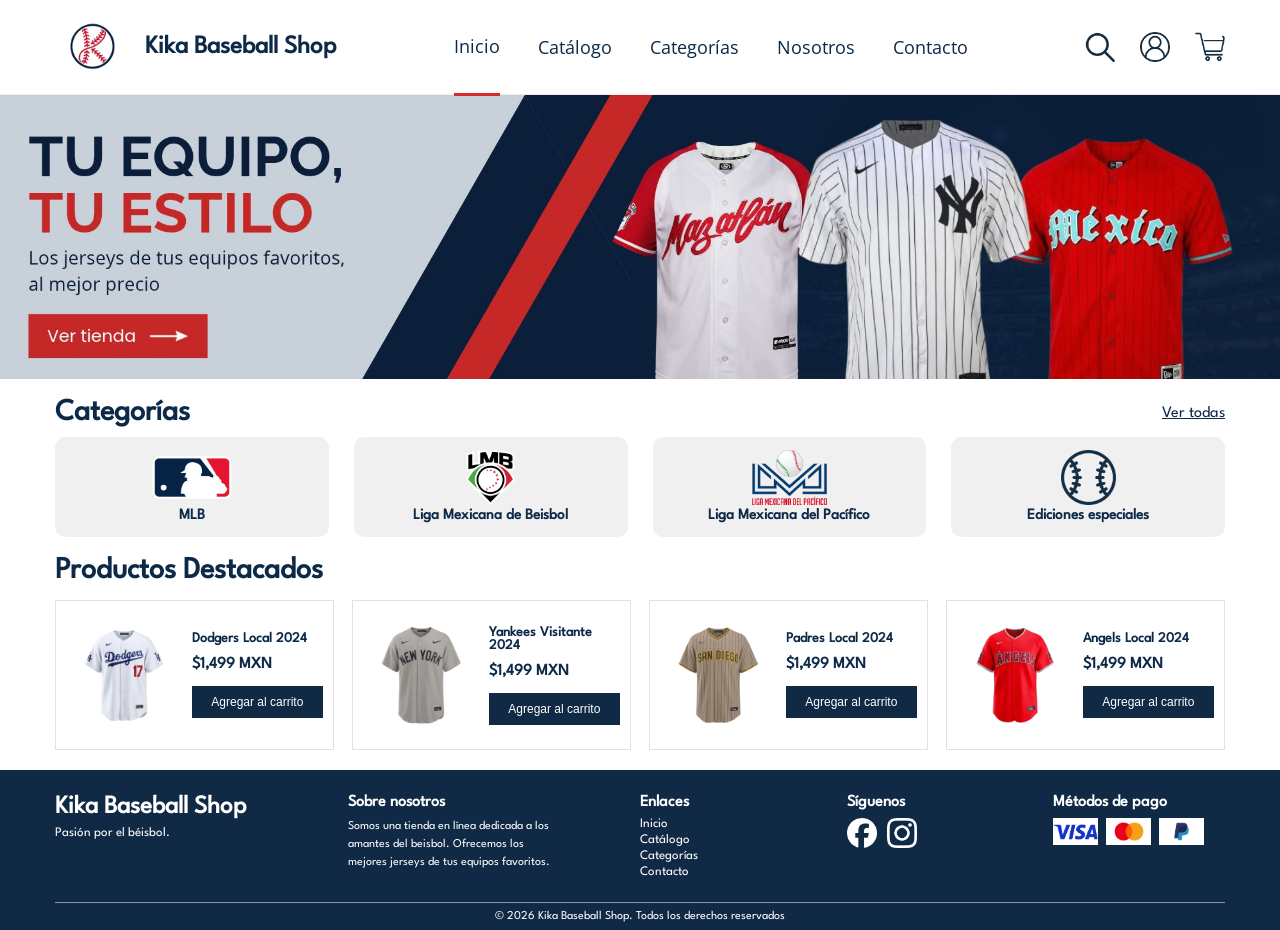
<file: index.html>
<!DOCTYPE html>
<html lang="es">

<head>
    <meta charset="UTF-8">
    <meta name="viewport" content="width=device-width, initial-scale=1.0">
    <title>Kika Baseball Shop</title>
    <link rel="stylesheet" href="estilos/estilos.css">
</head>

<body>

    <!--header-->
    <header>
        <a href="index.html" class="producto-link">
            <div class="logo">
                <div class="logo-imagen">
                    <img src="imagenes/logo-kika.webp" alt="Logo de Kika Baseball Shop">
                </div>
                <div class="logo-texto">
                    Kika Baseball Shop
                </div>
            </div>
        </a>

        <button class="hamburguesa" id="hamburguesa" type="button" aria-expanded="false" aria-controls="menu" aria-label="Abrir menú"><span></span><span></span><span></span></button>
        <nav id="menu">
            <a href="index.html">Inicio</a>
            <a href="catalogo.html">Catálogo</a>
            <a href="#">Categorías</a>
            <a href="#">Nosotros</a>
            <a href="#">Contacto</a>
        </nav>


        <div class="iconos">
            <div class="icono">
                <img src="iconos/buscar.png" alt="Buscar">
            </div>
            <div class="icono">
                <img src="iconos/usuario.png" alt="Mi cuenta">
            </div>
            <div class="icono">
                <img src="iconos/carrito.png" alt="Carrito">
            </div>
        </div>

    </header>


    <!--banner-->
    <section class="banner">
        <a href="catalogo.html">
            <picture>
                <source media="(max-width: 768px)" srcset="imagenes/banner-small.jpg">
                <img src="imagenes/banner.jpg" alt="Tu equipo, tu estilo: los jerseys de tus equipos favoritos al mejor precio">
            </picture>
        </a>
    </section>


    <!--categorías-->

    <section class="categorias">
        <div class="titulo-seccion">
            <h2>Categorías</h2>
            <a href="#">Ver todas</a>
        </div>

        <div class="categorias-contenedor">
            <div class="categoria">
                <div class="categoria-imagen">
                    <img src="imagenes/mlb.webp" alt="Logo MLB">
                </div>
                <h3>MLB</h3>
            </div>


            <div class="categoria">
                <div class="categoria-imagen">
                     <img src="imagenes/lmb.webp" alt="Logo Liga Mexicana de Beisbol">
                </div>
                <h3>Liga Mexicana de Beisbol</h3>
            </div>

            <div class="categoria">
                <div class="categoria-imagen">
                    <img src="imagenes/lmp.webp" alt="Logo Liga Mexicana del Pacífico">
                </div>
                <h3>Liga Mexicana del Pacífico</h3>
            </div>


            <div class="categoria">
                <div class="categoria-imagen">
                    <img src="imagenes/especiales.webp" alt="Ediciones especiales">
                </div>
                <h3>Ediciones especiales</h3>
            </div>

        </div>
    </section>


    <!--rpoductos-->
    <section class="productos">
        <h2>Productos Destacados</h2>

        <div class="productos-contenedor">

            <a href="productos/dodgers.html" class="producto-link">
            <div class="producto">
                <div class="producto-imagen">
                    <img src="imagenes/dodgers.webp" alt="Jersey Dodgers">
                </div>

                <div class="producto-info">
                    <h3>Dodgers Local 2024</h3>
                    <p>$1,499 MXN</p>
                    <button>Agregar al carrito</button>
                </div>
            </div>
            </a>

            <a href="productos/yankees.html" class="producto-link">
            <div class="producto">
                <div class="producto-imagen">
                    <img src="imagenes/yankees.webp" alt="Jersey Yankees">
                </div>

                <div class="producto-info">
                    <h3>Yankees Visitante 2024</h3>
                    <p>$1,499 MXN</p>
                    <button>Agregar al carrito</button>
                </div>
            </div>
            </a>

            <a href="productos/padres.html" class="producto-link">
            <div class="producto">
                <div class="producto-imagen">
                    <img src="imagenes/padres.webp" alt="Jersey Padres">
                </div>

                <div class="producto-info">
                    <h3>Padres Local 2024</h3>
                    <p>$1,499 MXN</p>
                    <button>Agregar al carrito</button>
                </div>
            </div>
            </a>

            <a href="productos/angels.html" class="producto-link">
            <div class="producto">
                <div class="producto-imagen">
                    <img src="imagenes/angels.webp" alt="Jersey Angels">
                </div>

                <div class="producto-info">
                    <h3>Angels Local 2024</h3>
                    <p>$1,499 MXN</p>
                    <button>Agregar al carrito</button>
                </div>
            </div>
            </a>
        </div>

    </section>


    <!--pie de página-->
    <footer>
        <div class="footer-contenedor">
            <div class="footer-logo">
                <h2>Kika Baseball Shop</h2>
                <p>Pasión por el béisbol.</p>
            </div>

            <div class="footer-columna">
                <h3>Sobre nosotros</h3>
                <p>
                    Somos una tienda en línea dedicada
                    a los amantes del beisbol. Ofrecemos
                    los mejores jerseys de tus equipos
                    favoritos.
                </p>
            </div>

            <div class="footer-columna">
                <h3>Enlaces</h3>

                <a href="index.html">Inicio</a>
                <a href="catalogo.html">Catálogo</a>
                <a href="#">Categorías</a>
                <a href="#">Contacto</a>
            </div>

            <div class="footer-columna">
                <h3>Síguenos</h3>
                <div class="redes">
                    <div class="red">
                        <img src="iconos/facebook.png" alt="Facebook">
                    </div>

                    <div class="red">
                        <img src="iconos/instagram.png" alt="Instagram">
                    </div>
                </div>
            </div>

            <div class="footer-columna">
                <h3>Métodos de pago</h3>

                <div class="pagos">
                    <div class="pago">
                        <img src="iconos/visa.webp" alt="Visa">
                    </div>

                    <div class="pago">
                        <img src="iconos/mastercard.webp" alt="Mastercard">
                    </div>
                    
                    <div class="pago">
                        <img src="iconos/paypal.webp" alt="PayPal">
                    </div>
                </div>
            </div>

        </div>


        <div class="copyright">
            © 2026 Kika Baseball Shop. Todos los derechos reservados
        </div>

    </footer>
    <script src="js/menu.js"></script>
</body>
</html>
</file>
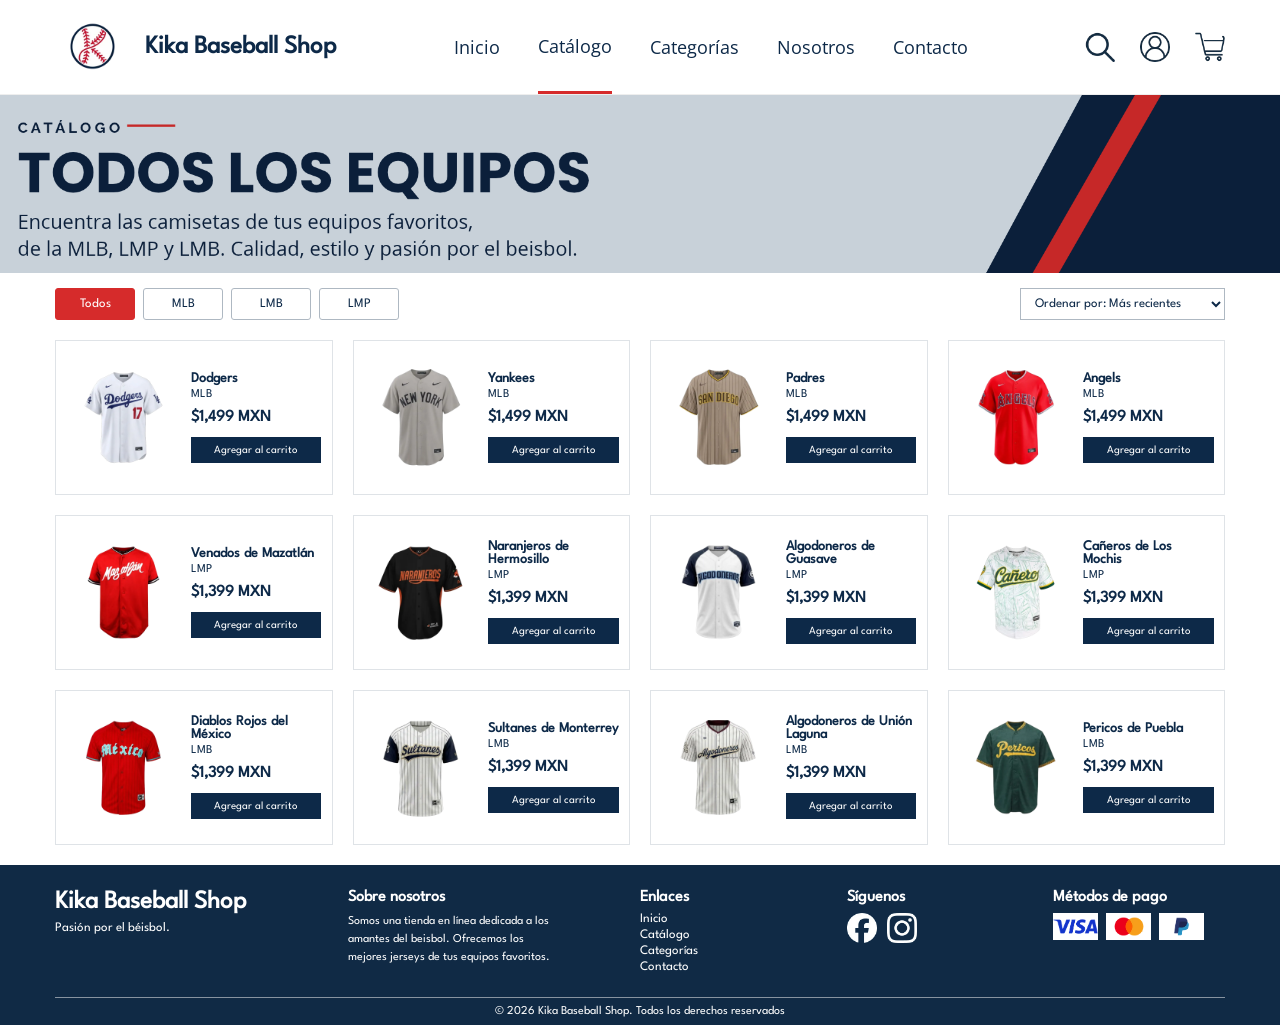
<file: catalogo.html>
<!DOCTYPE html>
<html lang="es">

<head>
    <meta charset="UTF-8">
    <meta name="viewport" content="width=device-width, initial-scale=1.0">
    <title>Catálogo - Kika Baseball Shop</title>
    <link rel="stylesheet" href="estilos/catalogo.css">
</head>

<body>

    <!--header-->
    <header>
        <a href="index.html" class="producto-link">
            <div class="logo">
                <div class="logo-imagen">
                    <img src="imagenes/logo-kika.webp" alt="Logo de Kika Baseball Shop">
                </div>
                <div class="logo-texto">
                    Kika Baseball Shop
                </div>
            </div>
        </a>

        <button class="hamburguesa" id="hamburguesa" type="button" aria-expanded="false" aria-controls="menu" aria-label="Abrir menú"><span></span><span></span><span></span></button>
        <nav id="menu">
            <a href="index.html">Inicio</a>
            <a href="#" class="activo">Catálogo</a>
            <a href="#">Categorías</a>
            <a href="#">Nosotros</a>
            <a href="#">Contacto</a>
        </nav>


        <div class="iconos">
            <div class="icono">
                <img src="iconos/buscar.png" alt="Buscar">
            </div>
            <div class="icono">
                <img src="iconos/usuario.png" alt="Mi cuenta">
            </div>
            <div class="icono">
                <img src="iconos/carrito.png" alt="Carrito">
            </div>
        </div>

    </header>


    <!--banner-->
    <section class="banner">
        <picture>
            <source media="(max-width: 768px)" srcset="imagenes/banner-catalogo-small.jpg">
            <img src="imagenes/banner-catalogo.png" alt="Catálogo: todos los equipos">
        </picture>
    </section>


    <!--filtros-->
    <section class="filtros">
        <div class="botones-filtro">
            <button class="filtro-activo">Todos</button>
            <button>MLB</button>
            <button>LMB</button>
            <button>LMP</button>
        </div>


        <select>
            <option>Ordenar por: Más recientes</option>
            <option>Ordenar por: Menor precio</option>
            <option>Ordenar por: Mayor precio</option>
        </select>
    </section>


    <!--productos-->
    <main class="catalogo">

        <a href="productos/dodgers.html" class="producto-link">
        <div class="producto">
            <div class="producto-imagen">
                <img src="imagenes/dodgers.webp" alt="Jersey Dodgers">
            </div>
                <div class="producto-info">
                    <h3>Dodgers</h3>
                    <p class="liga">MLB</p>
                    <p class="precio">$1,499 MXN</p>
                    <button>Agregar al carrito</button>
                </div>
            </div>
        </a>

        <a href="productos/yankees.html" class="producto-link">
        <div class="producto">
            <div class="producto-imagen">
                <img src="imagenes/yankees.webp" alt="Jersey Yankees">
            </div>
                <div class="producto-info">
                    <h3>Yankees</h3>
                    <p class="liga">MLB</p>
                    <p class="precio">$1,499 MXN</p>
                    <button>Agregar al carrito</button>
                </div>
            </div>
        </a>

        <a href="productos/padres.html" class="producto-link">
        <div class="producto">
            <div class="producto-imagen">
                <img src="imagenes/padres.webp" alt="Jersey Padres">
            </div>
                <div class="producto-info">
                    <h3>Padres</h3>
                    <p class="liga">MLB</p>
                    <p class="precio">$1,499 MXN</p>
                    <button>Agregar al carrito</button>
                </div>
            </div>
        </a>

        <a href="productos/angels.html" class="producto-link">
        <div class="producto">
            <div class="producto-imagen">
                <img src="imagenes/angels.webp" alt="Jersey Angels">
            </div>
                <div class="producto-info">
                    <h3>Angels</h3>
                    <p class="liga">MLB</p>
                    <p class="precio">$1,499 MXN</p>
                    <button>Agregar al carrito</button>
                </div>
            </div>
        </a>

        <a href="productos/venados.html" class="producto-link">
        <div class="producto">
            <div class="producto-imagen">
                <img src="imagenes/venados.webp" alt="Jersey Venados de Mazatlán">
            </div>
                <div class="producto-info">
                    <h3>Venados de Mazatlán</h3>
                    <p class="liga">LMP</p>
                    <p class="precio">$1,399 MXN</p>
                    <button>Agregar al carrito</button>
                </div>
            </div>
        </a>

        <a href="productos/naranjeros.html" class="producto-link">
        <div class="producto">
            <div class="producto-imagen">
                <img src="imagenes/naranjeros.webp" alt="Jersey Naranjeros de Hermosillo">
            </div>
                <div class="producto-info">
                    <h3>Naranjeros de Hermosillo</h3>
                    <p class="liga">LMP</p>
                    <p class="precio">$1,399 MXN</p>
                    <button>Agregar al carrito</button>
                </div>
            </div>
        </a>

        <a href="productos/guasave.html" class="producto-link">
        <div class="producto">
            <div class="producto-imagen">
                <img src="imagenes/guasave.webp" alt="Jersey Algodoneros de Guasave">
            </div>
                <div class="producto-info">
                    <h3>Algodoneros de Guasave</h3>
                    <p class="liga">LMP</p>
                    <p class="precio">$1,399 MXN</p>
                    <button>Agregar al carrito</button>
                </div>
            </div>
        </a>

        <a href="productos/caneros.html" class="producto-link">
        <div class="producto">
            <div class="producto-imagen">
                <img src="imagenes/caneros.webp" alt="Jersey Cañeros de Los Mochis">
            </div>
                <div class="producto-info">
                    <h3>Cañeros de Los Mochis</h3>
                    <p class="liga">LMP</p>
                    <p class="precio">$1,399 MXN</p>
                    <button>Agregar al carrito</button>
                </div>
            </div>
        </a>

        <a href="productos/diablos.html" class="producto-link">
        <div class="producto">
            <div class="producto-imagen">
                <img src="imagenes/diablos.webp" alt="Jersey Diablos Rojos del México">
            </div>
                <div class="producto-info">
                    <h3>Diablos Rojos del México</h3>
                    <p class="liga">LMB</p>
                    <p class="precio">$1,399 MXN</p>
                    <button>Agregar al carrito</button>
                </div>
            </div>
        </a>

        <a href="productos/sultanes.html" class="producto-link">
        <div class="producto">
            <div class="producto-imagen">
                <img src="imagenes/sultanes.webp" alt="Jersey Sultanes de Monterrey">
            </div>
                <div class="producto-info">
                    <h3>Sultanes de Monterrey</h3>
                    <p class="liga">LMB</p>
                    <p class="precio">$1,399 MXN</p>
                    <button>Agregar al carrito</button>
                </div>
            </div>
        </a>

        <a href="productos/laguna.html" class="producto-link">
        <div class="producto">
            <div class="producto-imagen">
                <img src="imagenes/laguna.webp" alt="Jersey Algodoneros de Unión Laguna">
            </div>
                <div class="producto-info">
                    <h3>Algodoneros de Unión Laguna</h3>
                    <p class="liga">LMB</p>
                    <p class="precio">$1,399 MXN</p>
                    <button>Agregar al carrito</button>
                </div>
            </div>
        </a>

        <a href="productos/pericos.html" class="producto-link">
        <div class="producto">
            <div class="producto-imagen">
                <img src="imagenes/pericos.webp" alt="Jersey Pericos de Puebla">
            </div>
                <div class="producto-info">
                    <h3>Pericos de Puebla</h3>
                    <p class="liga">LMB</p>
                    <p class="precio">$1,399 MXN</p>
                    <button>Agregar al carrito</button>
                </div>
            </div>
        </a>

    </main>


    <!--pie de página-->
    <footer>
        <div class="footer-contenedor">
            <div class="footer-logo">
                <h2>Kika Baseball Shop</h2>
                <p>Pasión por el béisbol.</p>
            </div>

            <div class="footer-columna">
                <h3>Sobre nosotros</h3>
                <p>
                    Somos una tienda en línea dedicada
                    a los amantes del beisbol. Ofrecemos
                    los mejores jerseys de tus equipos
                    favoritos.
                </p>
            </div>

            <div class="footer-columna">
                <h3>Enlaces</h3>

                <a href="index.html">Inicio</a>
                <a href="catalogo.html">Catálogo</a>
                <a href="#">Categorías</a>
                <a href="#">Contacto</a>
            </div>

            <div class="footer-columna">
                <h3>Síguenos</h3>
                <div class="redes">
                    <div class="red">
                        <img src="iconos/facebook.png" alt="Facebook">
                    </div>

                    <div class="red">
                        <img src="iconos/instagram.png" alt="Instagram">
                    </div>
                </div>
            </div>

            <div class="footer-columna">
                <h3>Métodos de pago</h3>

                <div class="pagos">
                    <div class="pago">
                        <img src="iconos/visa.webp" alt="Visa">
                    </div>

                    <div class="pago">
                        <img src="iconos/mastercard.webp" alt="Mastercard">
                    </div>
                    
                    <div class="pago">
                        <img src="iconos/paypal.webp" alt="PayPal">
                    </div>
                </div>
            </div>

        </div>


        <div class="copyright">
            © 2026 Kika Baseball Shop. Todos los derechos reservados
        </div>

    </footer>
    <script src="js/menu.js"></script>
</body>
</html>
</file>
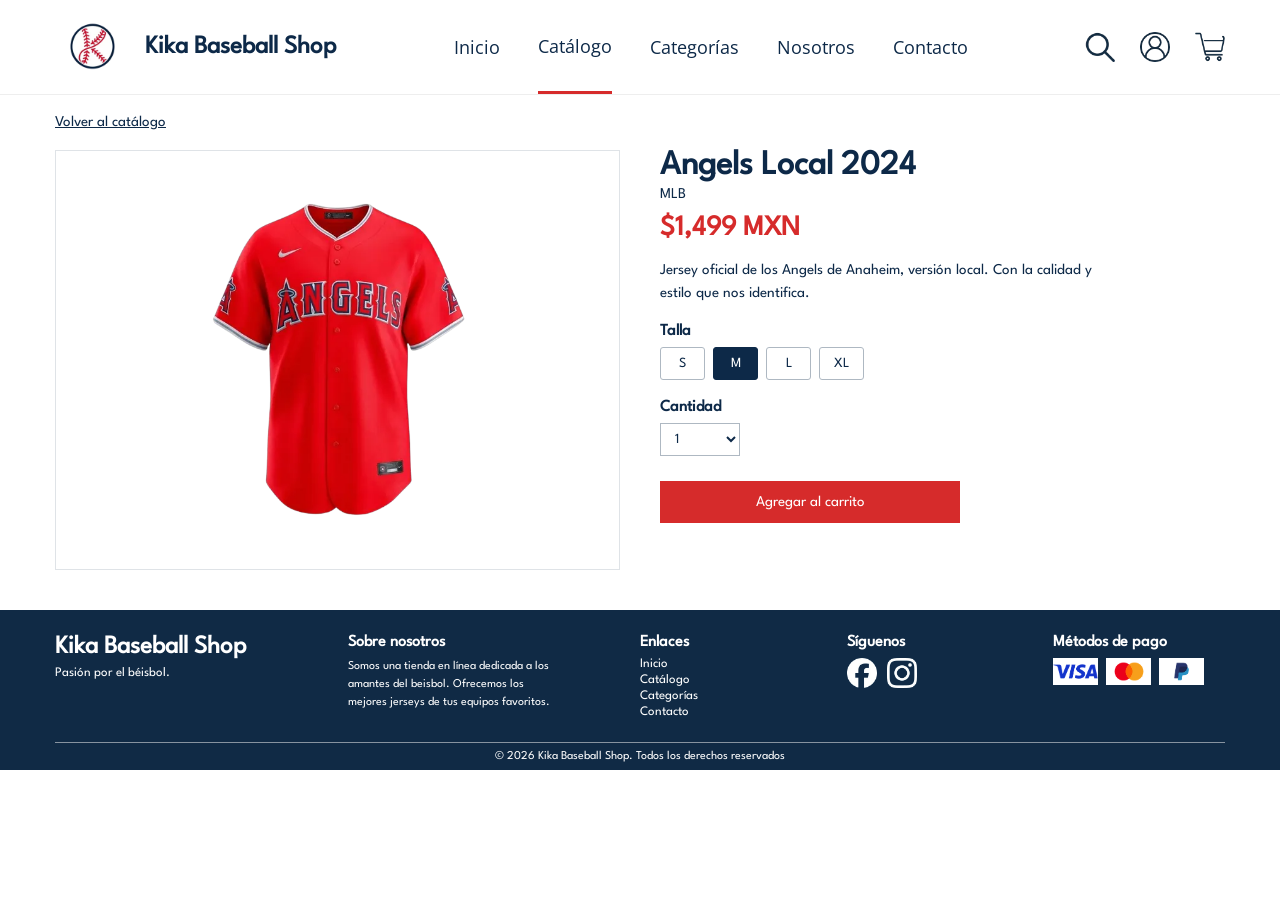
<file: productos/angels.html>
<!DOCTYPE html>
<html lang="es">

<head>
    <meta charset="UTF-8">
    <meta name="viewport" content="width=device-width, initial-scale=1.0">
    <title>Angels - Kika Baseball Shop</title>
    <link rel="stylesheet" href="../estilos/producto.css">
</head>

<body>

    <!--header-->
    <header>
        <a href="../index.html" class="producto-link">
            <div class="logo">
                <div class="logo-imagen">
                    <img src="../imagenes/logo-kika.webp" alt="Logo de Kika Baseball Shop">
                </div>
                <div class="logo-texto">
                    Kika Baseball Shop
                </div>
            </div>
        </a>


        <button class="hamburguesa" id="hamburguesa" type="button" aria-expanded="false" aria-controls="menu" aria-label="Abrir menú"><span></span><span></span><span></span></button>
        <nav id="menu">
            <a href="../index.html">Inicio</a>
            <a href="../catalogo.html" class="activo">Catálogo</a>
            <a href="#">Categorías</a>
            <a href="#">Nosotros</a>
            <a href="#">Contacto</a>
        </nav>


        <div class="iconos">
            <div class="icono">
                <img src="../iconos/buscar.png" alt="Buscar">
            </div>
            <div class="icono">
                <img src="../iconos/usuario.png" alt="Mi cuenta">
            </div>
            <div class="icono">
                <img src="../iconos/carrito.png" alt="Carrito">
            </div>
        </div>

    </header>


    <!--ruta de navegación-->
    <section class="ruta">
        <a href="../catalogo.html">Volver al catálogo</a>
    </section>


    <!--detalle del producto-->
    <main class="detalle">
        <div class="detalle-imagen">
            <img src="../imagenes/angels.webp" alt="Jersey Angels">
        </div>


        <div class="detalle-info">
            <h1>Angels Local 2024</h1>
            <p class="liga">MLB</p>
            <p class="precio">$1,499 MXN</p>

            <p class="descripcion">
                Jersey oficial de los Angels de Anaheim,
                versión local. Con la calidad y estilo que
                nos identifica.
            </p>

            <h3>Talla</h3>
            <div class="tallas">
                <button>S</button>
                <button class="talla-activa">M</button>
                <button>L</button>
                <button>XL</button>
            </div>

            <h3>Cantidad</h3>
            <select>
                <option>1</option>
                <option>2</option>
                <option>3</option>
                <option>4</option>
            </select>

            <button class="boton-agregar">Agregar al carrito</button>
        </div>
    </main>


    <!--pie de página-->
    <footer>
        <div class="footer-contenedor">
            <div class="footer-logo">
                <h2>Kika Baseball Shop</h2>
                <p>Pasión por el béisbol.</p>
            </div>

            <div class="footer-columna">
                <h3>Sobre nosotros</h3>
                <p>
                    Somos una tienda en línea dedicada
                    a los amantes del beisbol. Ofrecemos
                    los mejores jerseys de tus equipos
                    favoritos.
                </p>
            </div>

            <div class="footer-columna">
                <h3>Enlaces</h3>

                <a href="../index.html">Inicio</a>
                <a href="../catalogo.html">Catálogo</a>
                <a href="#">Categorías</a>
                <a href="#">Contacto</a>
            </div>

            <div class="footer-columna">
                <h3>Síguenos</h3>
                <div class="redes">
                    <div class="red">
                        <img src="../iconos/facebook.png" alt="Facebook">
                    </div>

                    <div class="red">
                        <img src="../iconos/instagram.png" alt="Instagram">
                    </div>
                </div>
            </div>

            <div class="footer-columna">
                <h3>Métodos de pago</h3>

                <div class="pagos">
                    <div class="pago">
                        <img src="../iconos/visa.webp" alt="Visa">
                    </div>

                    <div class="pago">
                        <img src="../iconos/mastercard.webp" alt="Mastercard">
                    </div>
                    
                    <div class="pago">
                        <img src="../iconos/paypal.webp" alt="PayPal">
                    </div>
                </div>
            </div>

        </div>


        <div class="copyright">
            © 2026 Kika Baseball Shop. Todos los derechos reservados
        </div>

    </footer>
    <script src="../js/menu.js"></script>
</body>
</html>
</file>
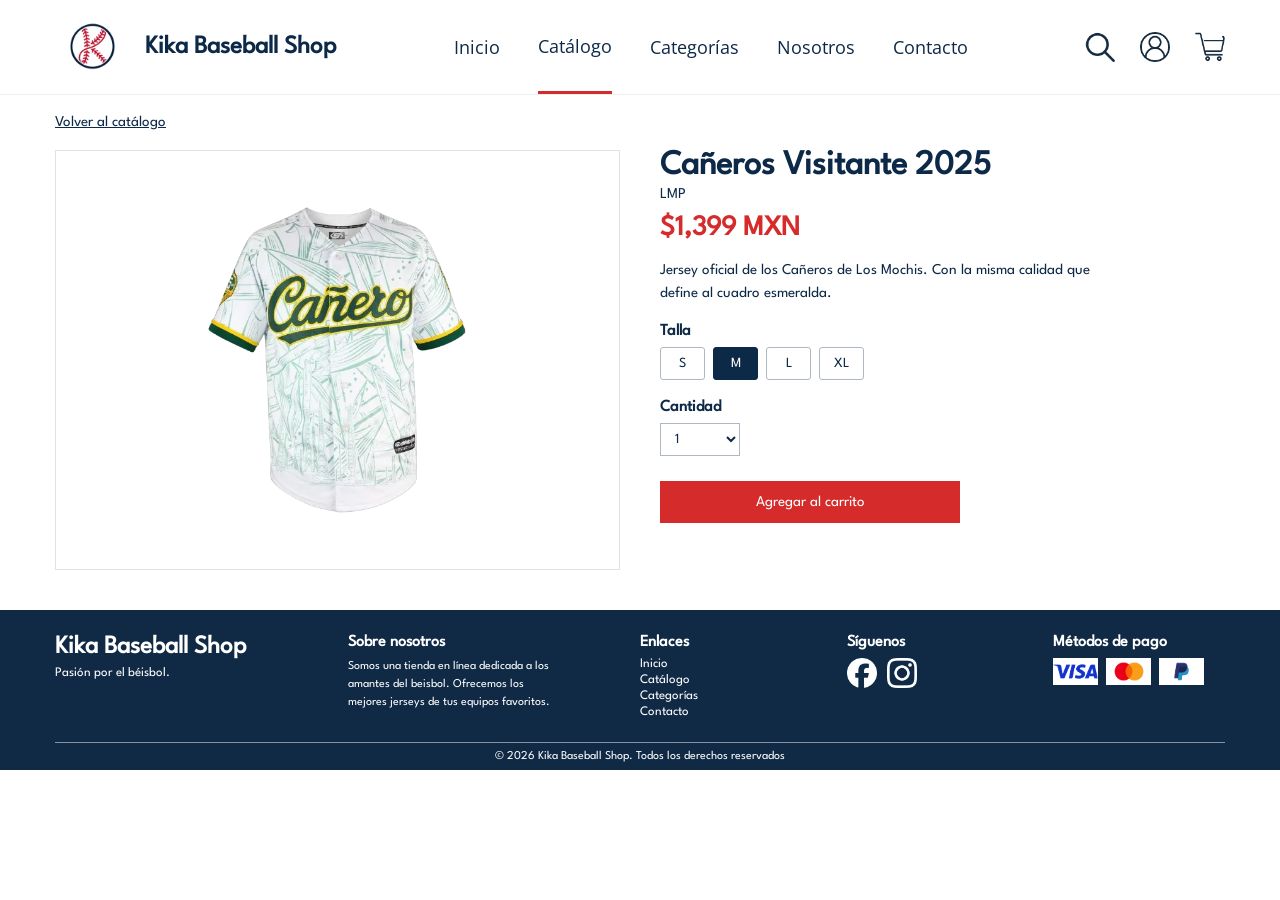
<file: productos/caneros.html>
<!DOCTYPE html>
<html lang="es">

<head>
    <meta charset="UTF-8">
    <meta name="viewport" content="width=device-width, initial-scale=1.0">
    <title>Cañeros - Kika Baseball Shop</title>
    <link rel="stylesheet" href="../estilos/producto.css">
</head>

<body>

    <!--header-->
    <header>
        <a href="../index.html" class="producto-link">
            <div class="logo">
                <div class="logo-imagen">
                    <img src="../imagenes/logo-kika.webp" alt="Logo de Kika Baseball Shop">
                </div>
                <div class="logo-texto">
                    Kika Baseball Shop
                </div>
            </div>
        </a>


        <button class="hamburguesa" id="hamburguesa" type="button" aria-expanded="false" aria-controls="menu" aria-label="Abrir menú"><span></span><span></span><span></span></button>
        <nav id="menu">
            <a href="../index.html">Inicio</a>
            <a href="../catalogo.html" class="activo">Catálogo</a>
            <a href="#">Categorías</a>
            <a href="#">Nosotros</a>
            <a href="#">Contacto</a>
        </nav>


        <div class="iconos">
            <div class="icono">
                <img src="../iconos/buscar.png" alt="Buscar">
            </div>
            <div class="icono">
                <img src="../iconos/usuario.png" alt="Mi cuenta">
            </div>
            <div class="icono">
                <img src="../iconos/carrito.png" alt="Carrito">
            </div>
        </div>

    </header>


    <!--ruta de navegación-->
    <section class="ruta">
        <a href="../catalogo.html">Volver al catálogo</a>
    </section>


    <!--detalle del producto-->
    <main class="detalle">
        <div class="detalle-imagen">
            <img src="../imagenes/caneros.webp" alt="Jersey Cañeros">
        </div>


        <div class="detalle-info">
            <h1>Cañeros Visitante 2025</h1>
            <p class="liga">LMP</p>
            <p class="precio">$1,399 MXN</p>

            <p class="descripcion">
                Jersey oficial de los Cañeros de Los Mochis.
                Con la misma calidad que define al cuadro esmeralda.
            </p>

            <h3>Talla</h3>
            <div class="tallas">
                <button>S</button>
                <button class="talla-activa">M</button>
                <button>L</button>
                <button>XL</button>
            </div>

            <h3>Cantidad</h3>
            <select>
                <option>1</option>
                <option>2</option>
                <option>3</option>
                <option>4</option>
            </select>

            <button class="boton-agregar">Agregar al carrito</button>
        </div>
    </main>


    <!--pie de página-->
    <footer>
        <div class="footer-contenedor">
            <div class="footer-logo">
                <h2>Kika Baseball Shop</h2>
                <p>Pasión por el béisbol.</p>
            </div>

            <div class="footer-columna">
                <h3>Sobre nosotros</h3>
                <p>
                    Somos una tienda en línea dedicada
                    a los amantes del beisbol. Ofrecemos
                    los mejores jerseys de tus equipos
                    favoritos.
                </p>
            </div>

            <div class="footer-columna">
                <h3>Enlaces</h3>

                <a href="../index.html">Inicio</a>
                <a href="../catalogo.html">Catálogo</a>
                <a href="#">Categorías</a>
                <a href="#">Contacto</a>
            </div>

            <div class="footer-columna">
                <h3>Síguenos</h3>
                <div class="redes">
                    <div class="red">
                        <img src="../iconos/facebook.png" alt="Facebook">
                    </div>

                    <div class="red">
                        <img src="../iconos/instagram.png" alt="Instagram">
                    </div>
                </div>
            </div>

            <div class="footer-columna">
                <h3>Métodos de pago</h3>

                <div class="pagos">
                    <div class="pago">
                        <img src="../iconos/visa.webp" alt="Visa">
                    </div>

                    <div class="pago">
                        <img src="../iconos/mastercard.webp" alt="Mastercard">
                    </div>
                    
                    <div class="pago">
                        <img src="../iconos/paypal.webp" alt="PayPal">
                    </div>
                </div>
            </div>

        </div>


        <div class="copyright">
            © 2026 Kika Baseball Shop. Todos los derechos reservados
        </div>

    </footer>
    <script src="../js/menu.js"></script>
</body>
</html>
</file>
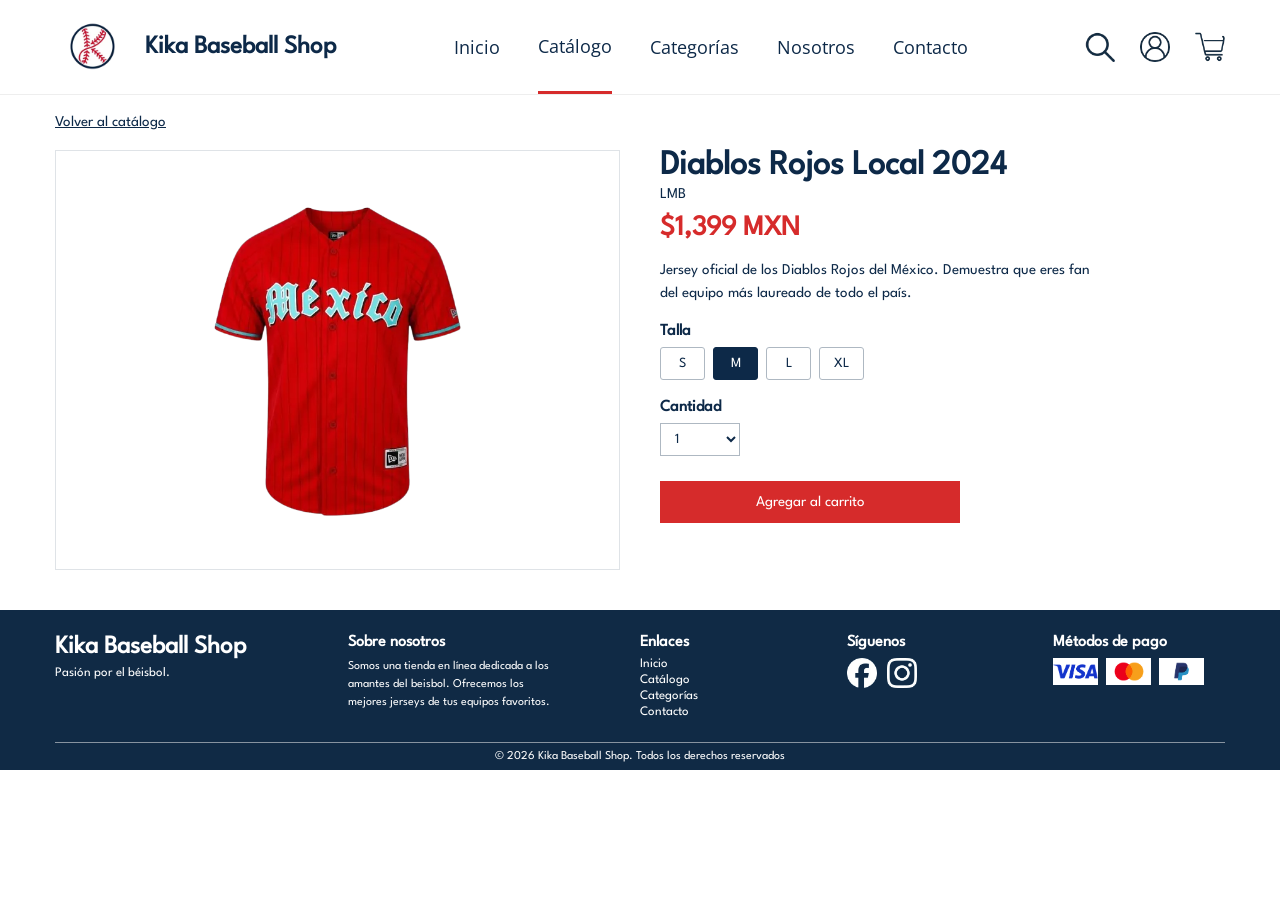
<file: productos/diablos.html>
<!DOCTYPE html>
<html lang="es">

<head>
    <meta charset="UTF-8">
    <meta name="viewport" content="width=device-width, initial-scale=1.0">
    <title>Diablos - Kika Baseball Shop</title>
    <link rel="stylesheet" href="../estilos/producto.css">
</head>

<body>

    <!--header-->
    <header>
        <a href="../index.html" class="producto-link">
            <div class="logo">
                <div class="logo-imagen">
                    <img src="../imagenes/logo-kika.webp" alt="Logo de Kika Baseball Shop">
                </div>
                <div class="logo-texto">
                    Kika Baseball Shop
                </div>
            </div>
        </a>


        <button class="hamburguesa" id="hamburguesa" type="button" aria-expanded="false" aria-controls="menu" aria-label="Abrir menú"><span></span><span></span><span></span></button>
        <nav id="menu">
            <a href="../index.html">Inicio</a>
            <a href="../catalogo.html" class="activo">Catálogo</a>
            <a href="#">Categorías</a>
            <a href="#">Nosotros</a>
            <a href="#">Contacto</a>
        </nav>


        <div class="iconos">
            <div class="icono">
                <img src="../iconos/buscar.png" alt="Buscar">
            </div>
            <div class="icono">
                <img src="../iconos/usuario.png" alt="Mi cuenta">
            </div>
            <div class="icono">
                <img src="../iconos/carrito.png" alt="Carrito">
            </div>
        </div>

    </header>


    <!--ruta de navegación-->
    <section class="ruta">
        <a href="../catalogo.html">Volver al catálogo</a>
    </section>


    <!--detalle del producto-->
    <main class="detalle">
        <div class="detalle-imagen">
            <img src="../imagenes/diablos.webp" alt="Jersey Diablos">
        </div>


        <div class="detalle-info">
            <h1>Diablos Rojos Local 2024</h1>
            <p class="liga">LMB</p>
            <p class="precio">$1,399 MXN</p>

            <p class="descripcion">
                Jersey oficial de los Diablos Rojos del México.
                Demuestra que eres fan del equipo más laureado
                de todo el país.
            </p>

            <h3>Talla</h3>
            <div class="tallas">
                <button>S</button>
                <button class="talla-activa">M</button>
                <button>L</button>
                <button>XL</button>
            </div>

            <h3>Cantidad</h3>
            <select>
                <option>1</option>
                <option>2</option>
                <option>3</option>
                <option>4</option>
            </select>

            <button class="boton-agregar">Agregar al carrito</button>
        </div>
    </main>


    <!--pie de página-->
    <footer>
        <div class="footer-contenedor">
            <div class="footer-logo">
                <h2>Kika Baseball Shop</h2>
                <p>Pasión por el béisbol.</p>
            </div>

            <div class="footer-columna">
                <h3>Sobre nosotros</h3>
                <p>
                    Somos una tienda en línea dedicada
                    a los amantes del beisbol. Ofrecemos
                    los mejores jerseys de tus equipos
                    favoritos.
                </p>
            </div>

            <div class="footer-columna">
                <h3>Enlaces</h3>

                <a href="../index.html">Inicio</a>
                <a href="../catalogo.html">Catálogo</a>
                <a href="#">Categorías</a>
                <a href="#">Contacto</a>
            </div>

            <div class="footer-columna">
                <h3>Síguenos</h3>
                <div class="redes">
                    <div class="red">
                        <img src="../iconos/facebook.png" alt="Facebook">
                    </div>

                    <div class="red">
                        <img src="../iconos/instagram.png" alt="Instagram">
                    </div>
                </div>
            </div>

            <div class="footer-columna">
                <h3>Métodos de pago</h3>

                <div class="pagos">
                    <div class="pago">
                        <img src="../iconos/visa.webp" alt="Visa">
                    </div>

                    <div class="pago">
                        <img src="../iconos/mastercard.webp" alt="Mastercard">
                    </div>
                    
                    <div class="pago">
                        <img src="../iconos/paypal.webp" alt="PayPal">
                    </div>
                </div>
            </div>

        </div>


        <div class="copyright">
            © 2026 Kika Baseball Shop. Todos los derechos reservados
        </div>

    </footer>
    <script src="../js/menu.js"></script>
</body>
</html>
</file>
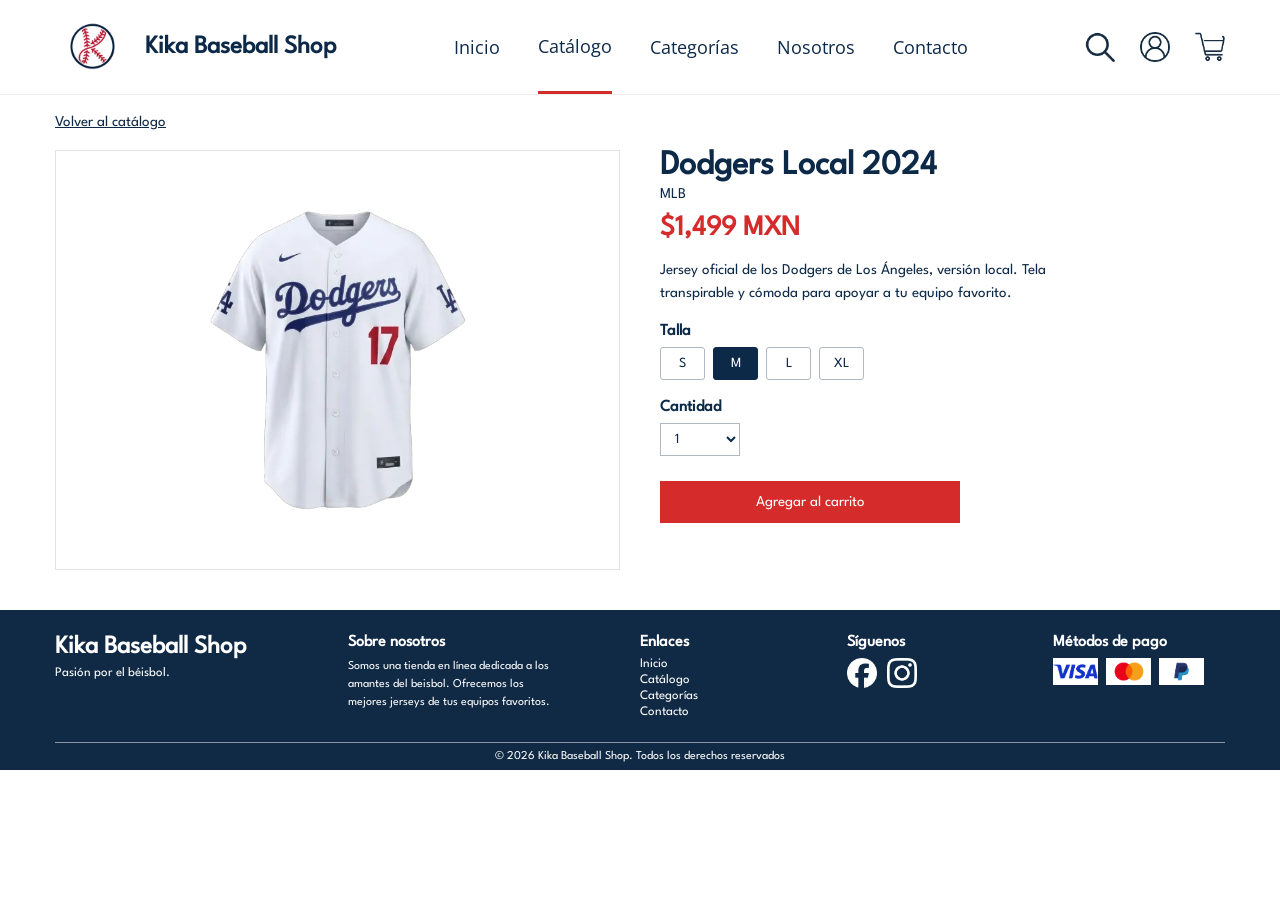
<file: productos/dodgers.html>
<!DOCTYPE html>
<html lang="es">

<head>
    <meta charset="UTF-8">
    <meta name="viewport" content="width=device-width, initial-scale=1.0">
    <title>Dodgers - Kika Baseball Shop</title>
    <link rel="stylesheet" href="../estilos/producto.css">
</head>

<body>

    <!--header-->
    <header>
        <a href="../index.html" class="producto-link">
            <div class="logo">
                <div class="logo-imagen">
                    <img src="../imagenes/logo-kika.webp" alt="Logo de Kika Baseball Shop">
                </div>
                <div class="logo-texto">
                    Kika Baseball Shop
                </div>
            </div>
        </a>


        <button class="hamburguesa" id="hamburguesa" type="button" aria-expanded="false" aria-controls="menu" aria-label="Abrir menú"><span></span><span></span><span></span></button>
        <nav id="menu">
            <a href="../index.html">Inicio</a>
            <a href="../catalogo.html" class="activo">Catálogo</a>
            <a href="#">Categorías</a>
            <a href="#">Nosotros</a>
            <a href="#">Contacto</a>
        </nav>


        <div class="iconos">
            <div class="icono">
                <img src="../iconos/buscar.png" alt="Buscar">
            </div>
            <div class="icono">
                <img src="../iconos/usuario.png" alt="Mi cuenta">
            </div>
            <div class="icono">
                <img src="../iconos/carrito.png" alt="Carrito">
            </div>
        </div>

    </header>


    <!--ruta de navegación-->
    <section class="ruta">
        <a href="../catalogo.html">Volver al catálogo</a>
    </section>


    <!--detalle del producto-->
    <main class="detalle">
        <div class="detalle-imagen">
            <img src="../imagenes/dodgers.webp" alt="Jersey Dodgers">
        </div>


        <div class="detalle-info">
            <h1>Dodgers Local 2024</h1>
            <p class="liga">MLB</p>
            <p class="precio">$1,499 MXN</p>

            <p class="descripcion">
                Jersey oficial de los Dodgers de Los Ángeles,
                versión local. Tela transpirable y cómoda
                para apoyar a tu equipo favorito.
            </p>

            <h3>Talla</h3>
            <div class="tallas">
                <button>S</button>
                <button class="talla-activa">M</button>
                <button>L</button>
                <button>XL</button>
            </div>

            <h3>Cantidad</h3>
            <select>
                <option>1</option>
                <option>2</option>
                <option>3</option>
                <option>4</option>
            </select>

            <button class="boton-agregar">Agregar al carrito</button>
        </div>
    </main>


    <!--pie de página-->
    <footer>
        <div class="footer-contenedor">
            <div class="footer-logo">
                <h2>Kika Baseball Shop</h2>
                <p>Pasión por el béisbol.</p>
            </div>

            <div class="footer-columna">
                <h3>Sobre nosotros</h3>
                <p>
                    Somos una tienda en línea dedicada
                    a los amantes del beisbol. Ofrecemos
                    los mejores jerseys de tus equipos
                    favoritos.
                </p>
            </div>

            <div class="footer-columna">
                <h3>Enlaces</h3>

                <a href="../index.html">Inicio</a>
                <a href="../catalogo.html">Catálogo</a>
                <a href="#">Categorías</a>
                <a href="#">Contacto</a>
            </div>

            <div class="footer-columna">
                <h3>Síguenos</h3>
                <div class="redes">
                    <div class="red">
                        <img src="../iconos/facebook.png" alt="Facebook">
                    </div>

                    <div class="red">
                        <img src="../iconos/instagram.png" alt="Instagram">
                    </div>
                </div>
            </div>

            <div class="footer-columna">
                <h3>Métodos de pago</h3>

                <div class="pagos">
                    <div class="pago">
                        <img src="../iconos/visa.webp" alt="Visa">
                    </div>

                    <div class="pago">
                        <img src="../iconos/mastercard.webp" alt="Mastercard">
                    </div>
                    
                    <div class="pago">
                        <img src="../iconos/paypal.webp" alt="PayPal">
                    </div>
                </div>
            </div>

        </div>


        <div class="copyright">
            © 2026 Kika Baseball Shop. Todos los derechos reservados
        </div>

    </footer>
    <script src="../js/menu.js"></script>
</body>
</html>
</file>
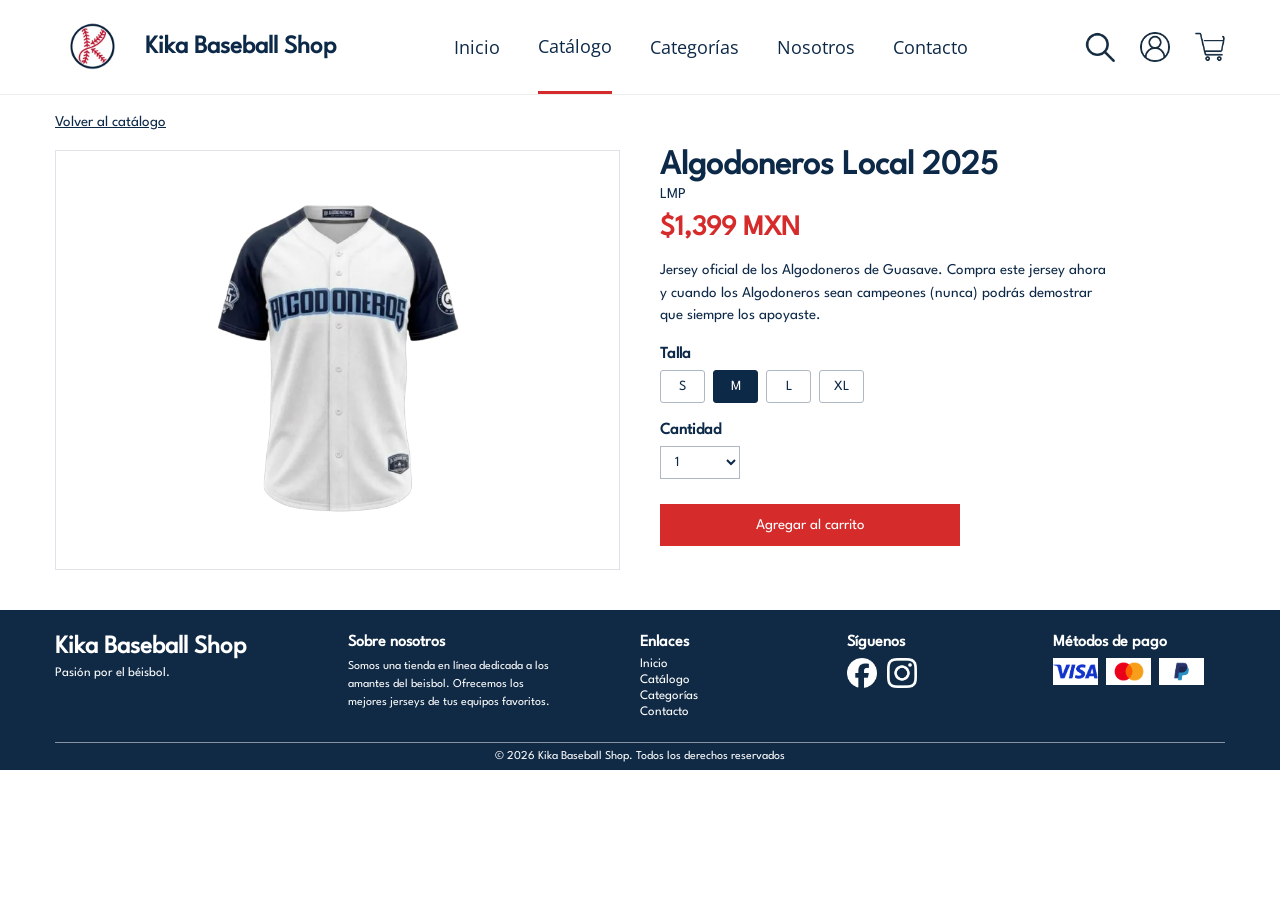
<file: productos/guasave.html>
<!DOCTYPE html>
<html lang="es">

<head>
    <meta charset="UTF-8">
    <meta name="viewport" content="width=device-width, initial-scale=1.0">
    <title>Guasave - Kika Baseball Shop</title>
    <link rel="stylesheet" href="../estilos/producto.css">
</head>

<body>

    <!--header-->
    <header>
        <a href="../index.html" class="producto-link">
            <div class="logo">
                <div class="logo-imagen">
                    <img src="../imagenes/logo-kika.webp" alt="Logo de Kika Baseball Shop">
                </div>
                <div class="logo-texto">
                    Kika Baseball Shop
                </div>
            </div>
        </a>


        <button class="hamburguesa" id="hamburguesa" type="button" aria-expanded="false" aria-controls="menu" aria-label="Abrir menú"><span></span><span></span><span></span></button>
        <nav id="menu">
            <a href="../index.html">Inicio</a>
            <a href="../catalogo.html" class="activo">Catálogo</a>
            <a href="#">Categorías</a>
            <a href="#">Nosotros</a>
            <a href="#">Contacto</a>
        </nav>


        <div class="iconos">
            <div class="icono">
                <img src="../iconos/buscar.png" alt="Buscar">
            </div>
            <div class="icono">
                <img src="../iconos/usuario.png" alt="Mi cuenta">
            </div>
            <div class="icono">
                <img src="../iconos/carrito.png" alt="Carrito">
            </div>
        </div>

    </header>


    <!--ruta de navegación-->
    <section class="ruta">
        <a href="../catalogo.html">Volver al catálogo</a>
    </section>


    <!--detalle del producto-->
    <main class="detalle">
        <div class="detalle-imagen">
            <img src="../imagenes/guasave.webp" alt="Jersey Guasave">
        </div>


        <div class="detalle-info">
            <h1>Algodoneros Local 2025</h1>
            <p class="liga">LMP</p>
            <p class="precio">$1,399 MXN</p>

            <p class="descripcion">
                Jersey oficial de los Algodoneros de Guasave.
                Compra este jersey ahora y cuando los Algodoneros
                sean campeones (nunca) podrás demostrar que siempre
                los apoyaste.
            </p>

            <h3>Talla</h3>
            <div class="tallas">
                <button>S</button>
                <button class="talla-activa">M</button>
                <button>L</button>
                <button>XL</button>
            </div>

            <h3>Cantidad</h3>
            <select>
                <option>1</option>
                <option>2</option>
                <option>3</option>
                <option>4</option>
            </select>

            <button class="boton-agregar">Agregar al carrito</button>
        </div>
    </main>


    <!--pie de página-->
    <footer>
        <div class="footer-contenedor">
            <div class="footer-logo">
                <h2>Kika Baseball Shop</h2>
                <p>Pasión por el béisbol.</p>
            </div>

            <div class="footer-columna">
                <h3>Sobre nosotros</h3>
                <p>
                    Somos una tienda en línea dedicada
                    a los amantes del beisbol. Ofrecemos
                    los mejores jerseys de tus equipos
                    favoritos.
                </p>
            </div>

            <div class="footer-columna">
                <h3>Enlaces</h3>

                <a href="../index.html">Inicio</a>
                <a href="../catalogo.html">Catálogo</a>
                <a href="#">Categorías</a>
                <a href="#">Contacto</a>
            </div>

            <div class="footer-columna">
                <h3>Síguenos</h3>
                <div class="redes">
                    <div class="red">
                        <img src="../iconos/facebook.png" alt="Facebook">
                    </div>

                    <div class="red">
                        <img src="../iconos/instagram.png" alt="Instagram">
                    </div>
                </div>
            </div>

            <div class="footer-columna">
                <h3>Métodos de pago</h3>

                <div class="pagos">
                    <div class="pago">
                        <img src="../iconos/visa.webp" alt="Visa">
                    </div>

                    <div class="pago">
                        <img src="../iconos/mastercard.webp" alt="Mastercard">
                    </div>
                    
                    <div class="pago">
                        <img src="../iconos/paypal.webp" alt="PayPal">
                    </div>
                </div>
            </div>

        </div>


        <div class="copyright">
            © 2026 Kika Baseball Shop. Todos los derechos reservados
        </div>

    </footer>
    <script src="../js/menu.js"></script>
</body>
</html>
</file>
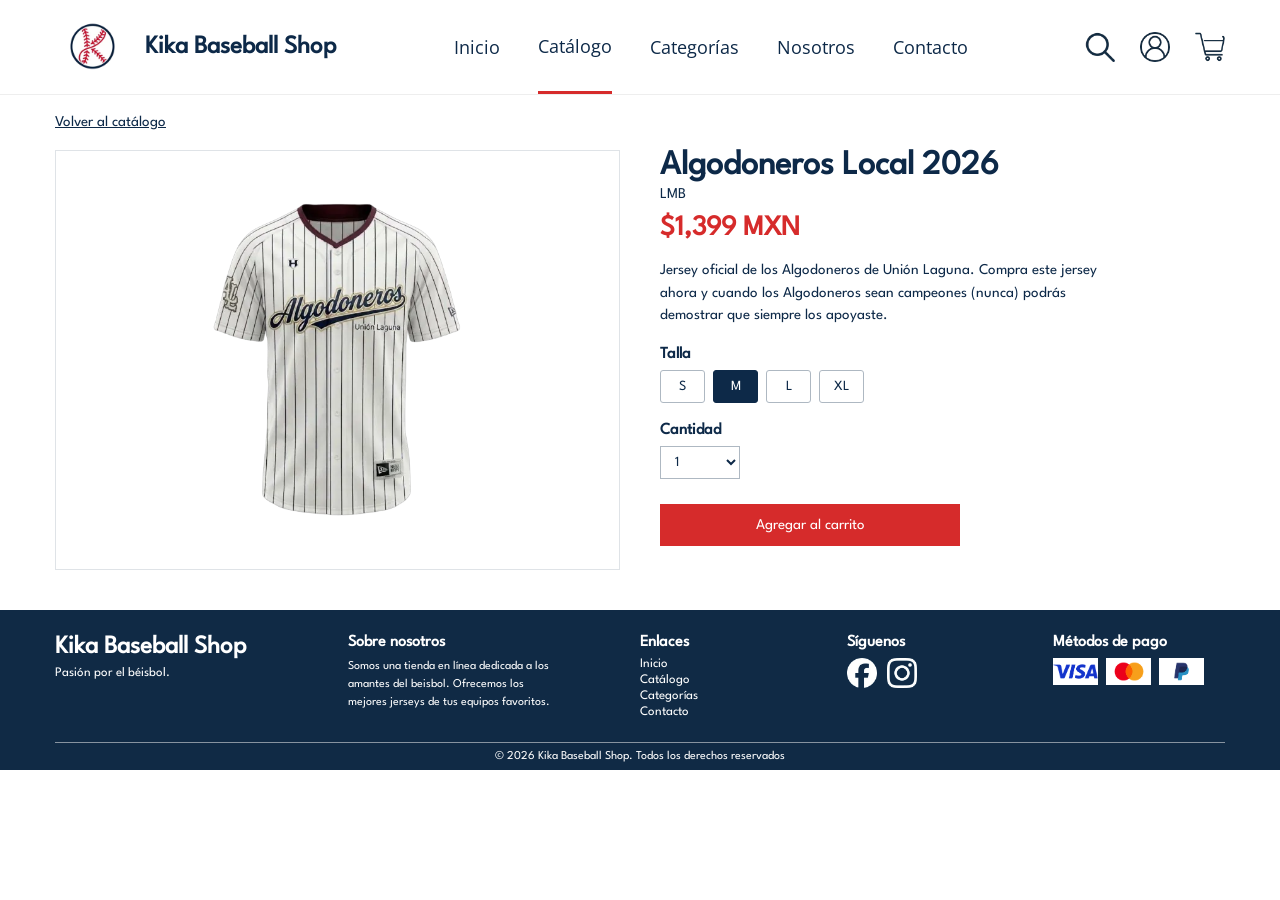
<file: productos/laguna.html>
<!DOCTYPE html>
<html lang="es">

<head>
    <meta charset="UTF-8">
    <meta name="viewport" content="width=device-width, initial-scale=1.0">
    <title>Unión Laguna - Kika Baseball Shop</title>
    <link rel="stylesheet" href="../estilos/producto.css">
</head>

<body>

    <!--header-->
    <header>
        <a href="../index.html" class="producto-link">
            <div class="logo">
                <div class="logo-imagen">
                    <img src="../imagenes/logo-kika.webp" alt="Logo de Kika Baseball Shop">
                </div>
                <div class="logo-texto">
                    Kika Baseball Shop
                </div>
            </div>
        </a>


        <button class="hamburguesa" id="hamburguesa" type="button" aria-expanded="false" aria-controls="menu" aria-label="Abrir menú"><span></span><span></span><span></span></button>
        <nav id="menu">
            <a href="../index.html">Inicio</a>
            <a href="../catalogo.html" class="activo">Catálogo</a>
            <a href="#">Categorías</a>
            <a href="#">Nosotros</a>
            <a href="#">Contacto</a>
        </nav>


        <div class="iconos">
            <div class="icono">
                <img src="../iconos/buscar.png" alt="Buscar">
            </div>
            <div class="icono">
                <img src="../iconos/usuario.png" alt="Mi cuenta">
            </div>
            <div class="icono">
                <img src="../iconos/carrito.png" alt="Carrito">
            </div>
        </div>

    </header>


    <!--ruta de navegación-->
    <section class="ruta">
        <a href="../catalogo.html">Volver al catálogo</a>
    </section>


    <!--detalle del producto-->
    <main class="detalle">
        <div class="detalle-imagen">
            <img src="../imagenes/laguna.webp" alt="Jersey Laguna">
        </div>


        <div class="detalle-info">
            <h1>Algodoneros Local 2026</h1>
            <p class="liga">LMB</p>
            <p class="precio">$1,399 MXN</p>

            <p class="descripcion">
                Jersey oficial de los Algodoneros de Unión Laguna.
                Compra este jersey ahora y cuando los Algodoneros
                sean campeones (nunca) podrás demostrar que siempre
                los apoyaste.
            </p>

            <h3>Talla</h3>
            <div class="tallas">
                <button>S</button>
                <button class="talla-activa">M</button>
                <button>L</button>
                <button>XL</button>
            </div>

            <h3>Cantidad</h3>
            <select>
                <option>1</option>
                <option>2</option>
                <option>3</option>
                <option>4</option>
            </select>

            <button class="boton-agregar">Agregar al carrito</button>
        </div>
    </main>


    <!--pie de página-->
    <footer>
        <div class="footer-contenedor">
            <div class="footer-logo">
                <h2>Kika Baseball Shop</h2>
                <p>Pasión por el béisbol.</p>
            </div>

            <div class="footer-columna">
                <h3>Sobre nosotros</h3>
                <p>
                    Somos una tienda en línea dedicada
                    a los amantes del beisbol. Ofrecemos
                    los mejores jerseys de tus equipos
                    favoritos.
                </p>
            </div>

            <div class="footer-columna">
                <h3>Enlaces</h3>

                <a href="../index.html">Inicio</a>
                <a href="../catalogo.html">Catálogo</a>
                <a href="#">Categorías</a>
                <a href="#">Contacto</a>
            </div>

            <div class="footer-columna">
                <h3>Síguenos</h3>
                <div class="redes">
                    <div class="red">
                        <img src="../iconos/facebook.png" alt="Facebook">
                    </div>

                    <div class="red">
                        <img src="../iconos/instagram.png" alt="Instagram">
                    </div>
                </div>
            </div>

            <div class="footer-columna">
                <h3>Métodos de pago</h3>

                <div class="pagos">
                    <div class="pago">
                        <img src="../iconos/visa.webp" alt="Visa">
                    </div>

                    <div class="pago">
                        <img src="../iconos/mastercard.webp" alt="Mastercard">
                    </div>
                    
                    <div class="pago">
                        <img src="../iconos/paypal.webp" alt="PayPal">
                    </div>
                </div>
            </div>

        </div>


        <div class="copyright">
            © 2026 Kika Baseball Shop. Todos los derechos reservados
        </div>

    </footer>
    <script src="../js/menu.js"></script>
</body>
</html>
</file>
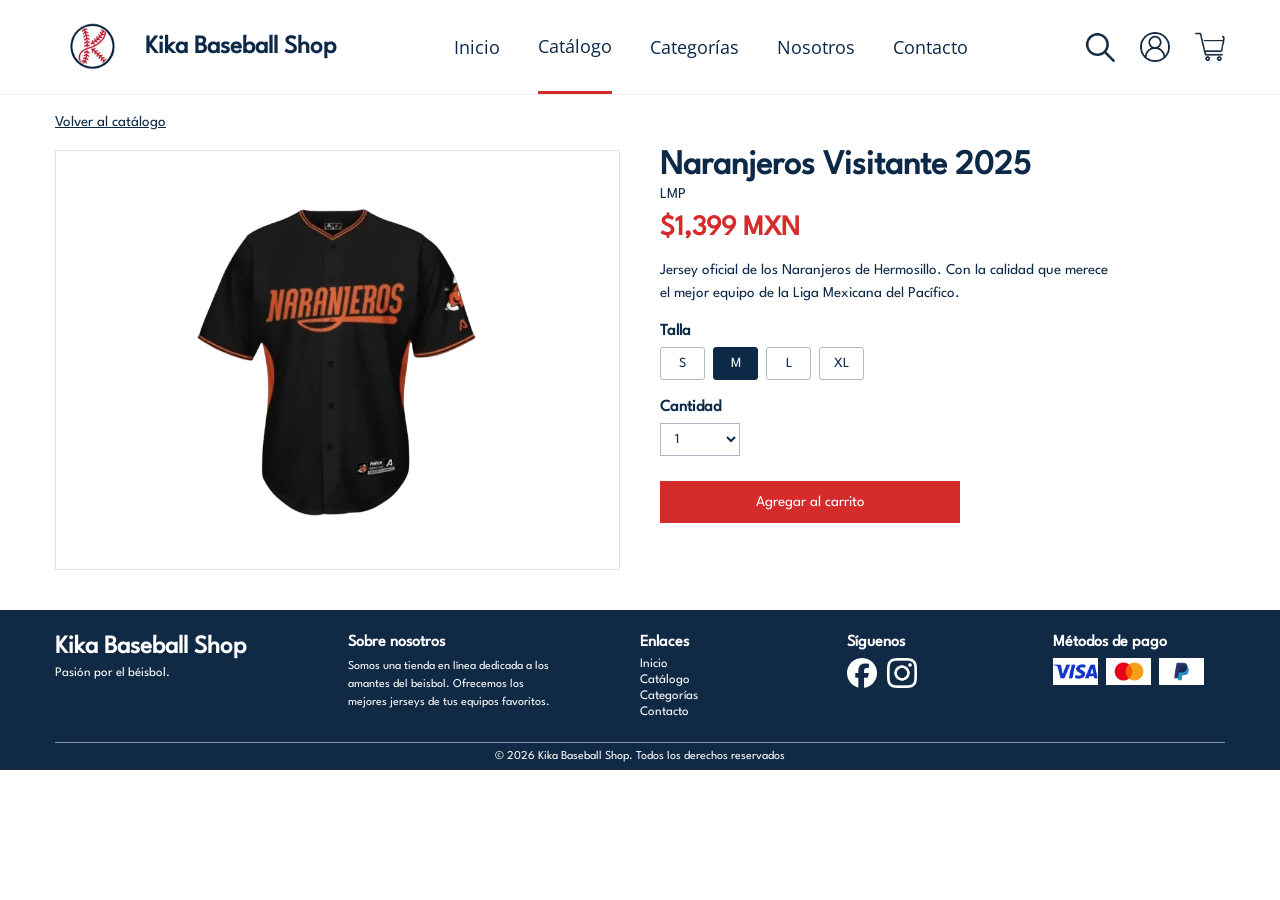
<file: productos/naranjeros.html>
<!DOCTYPE html>
<html lang="es">

<head>
    <meta charset="UTF-8">
    <meta name="viewport" content="width=device-width, initial-scale=1.0">
    <title>Naranjeros - Kika Baseball Shop</title>
    <link rel="stylesheet" href="../estilos/producto.css">
</head>

<body>

    <!--header-->
    <header>
        <a href="../index.html" class="producto-link">
            <div class="logo">
                <div class="logo-imagen">
                    <img src="../imagenes/logo-kika.webp" alt="Logo de Kika Baseball Shop">
                </div>
                <div class="logo-texto">
                    Kika Baseball Shop
                </div>
            </div>
        </a>


        <button class="hamburguesa" id="hamburguesa" type="button" aria-expanded="false" aria-controls="menu" aria-label="Abrir menú"><span></span><span></span><span></span></button>
        <nav id="menu">
            <a href="../index.html">Inicio</a>
            <a href="../catalogo.html" class="activo">Catálogo</a>
            <a href="#">Categorías</a>
            <a href="#">Nosotros</a>
            <a href="#">Contacto</a>
        </nav>


        <div class="iconos">
            <div class="icono">
                <img src="../iconos/buscar.png" alt="Buscar">
            </div>
            <div class="icono">
                <img src="../iconos/usuario.png" alt="Mi cuenta">
            </div>
            <div class="icono">
                <img src="../iconos/carrito.png" alt="Carrito">
            </div>
        </div>

    </header>


    <!--ruta de navegación-->
    <section class="ruta">
        <a href="../catalogo.html">Volver al catálogo</a>
    </section>


    <!--detalle del producto-->
    <main class="detalle">
        <div class="detalle-imagen">
            <img src="../imagenes/naranjeros.webp" alt="Jersey Naranjeros">
        </div>


        <div class="detalle-info">
            <h1>Naranjeros Visitante 2025</h1>
            <p class="liga">LMP</p>
            <p class="precio">$1,399 MXN</p>

            <p class="descripcion">
                Jersey oficial de los Naranjeros de Hermosillo.
                Con la calidad que merece el mejor equipo
                de la Liga Mexicana del Pacífico.
            </p>

            <h3>Talla</h3>
            <div class="tallas">
                <button>S</button>
                <button class="talla-activa">M</button>
                <button>L</button>
                <button>XL</button>
            </div>

            <h3>Cantidad</h3>
            <select>
                <option>1</option>
                <option>2</option>
                <option>3</option>
                <option>4</option>
            </select>

            <button class="boton-agregar">Agregar al carrito</button>
        </div>
    </main>


    <!--pie de página-->
    <footer>
        <div class="footer-contenedor">
            <div class="footer-logo">
                <h2>Kika Baseball Shop</h2>
                <p>Pasión por el béisbol.</p>
            </div>

            <div class="footer-columna">
                <h3>Sobre nosotros</h3>
                <p>
                    Somos una tienda en línea dedicada
                    a los amantes del beisbol. Ofrecemos
                    los mejores jerseys de tus equipos
                    favoritos.
                </p>
            </div>

            <div class="footer-columna">
                <h3>Enlaces</h3>

                <a href="../index.html">Inicio</a>
                <a href="../catalogo.html">Catálogo</a>
                <a href="#">Categorías</a>
                <a href="#">Contacto</a>
            </div>

            <div class="footer-columna">
                <h3>Síguenos</h3>
                <div class="redes">
                    <div class="red">
                        <img src="../iconos/facebook.png" alt="Facebook">
                    </div>

                    <div class="red">
                        <img src="../iconos/instagram.png" alt="Instagram">
                    </div>
                </div>
            </div>

            <div class="footer-columna">
                <h3>Métodos de pago</h3>

                <div class="pagos">
                    <div class="pago">
                        <img src="../iconos/visa.webp" alt="Visa">
                    </div>

                    <div class="pago">
                        <img src="../iconos/mastercard.webp" alt="Mastercard">
                    </div>
                    
                    <div class="pago">
                        <img src="../iconos/paypal.webp" alt="PayPal">
                    </div>
                </div>
            </div>

        </div>


        <div class="copyright">
            © 2026 Kika Baseball Shop. Todos los derechos reservados
        </div>

    </footer>
    <script src="../js/menu.js"></script>
</body>
</html>
</file>
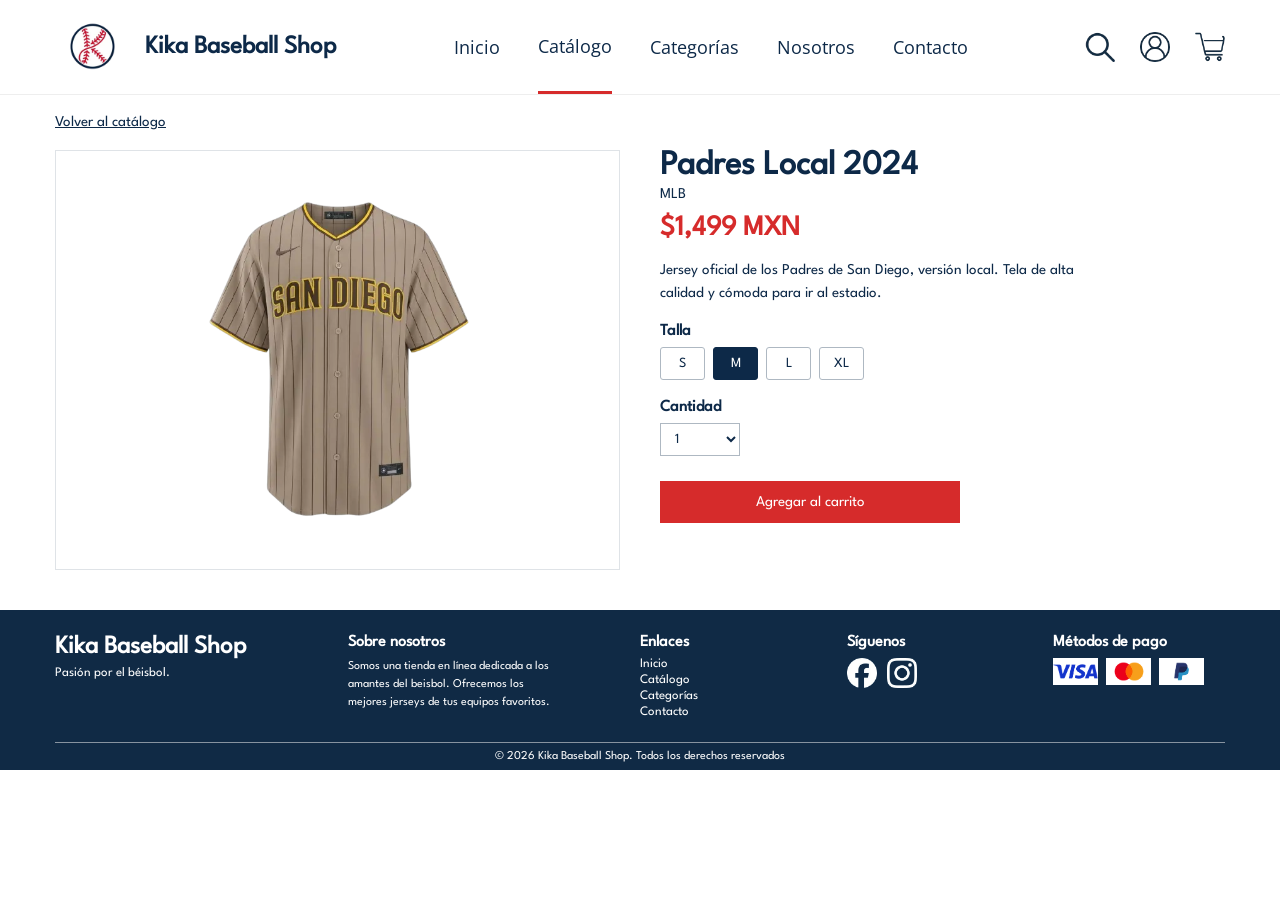
<file: productos/padres.html>
<!DOCTYPE html>
<html lang="es">

<head>
    <meta charset="UTF-8">
    <meta name="viewport" content="width=device-width, initial-scale=1.0">
    <title>Padres - Kika Baseball Shop</title>
    <link rel="stylesheet" href="../estilos/producto.css">
</head>

<body>

    <!--header-->
    <header>
        <a href="../index.html" class="producto-link">
            <div class="logo">
                <div class="logo-imagen">
                    <img src="../imagenes/logo-kika.webp" alt="Logo de Kika Baseball Shop">
                </div>
                <div class="logo-texto">
                    Kika Baseball Shop
                </div>
            </div>
        </a>


        <button class="hamburguesa" id="hamburguesa" type="button" aria-expanded="false" aria-controls="menu" aria-label="Abrir menú"><span></span><span></span><span></span></button>
        <nav id="menu">
            <a href="../index.html">Inicio</a>
            <a href="../catalogo.html" class="activo">Catálogo</a>
            <a href="#">Categorías</a>
            <a href="#">Nosotros</a>
            <a href="#">Contacto</a>
        </nav>


        <div class="iconos">
            <div class="icono">
                <img src="../iconos/buscar.png" alt="Buscar">
            </div>
            <div class="icono">
                <img src="../iconos/usuario.png" alt="Mi cuenta">
            </div>
            <div class="icono">
                <img src="../iconos/carrito.png" alt="Carrito">
            </div>
        </div>

    </header>


    <!--ruta de navegación-->
    <section class="ruta">
        <a href="../catalogo.html">Volver al catálogo</a>
    </section>


    <!--detalle del producto-->
    <main class="detalle">
        <div class="detalle-imagen">
            <img src="../imagenes/padres.webp" alt="Jersey Padres">
        </div>


        <div class="detalle-info">
            <h1>Padres Local 2024</h1>
            <p class="liga">MLB</p>
            <p class="precio">$1,499 MXN</p>

            <p class="descripcion">
                Jersey oficial de los Padres de San Diego,
                versión local. Tela de alta calidad y cómoda
                para ir al estadio.
            </p>

            <h3>Talla</h3>
            <div class="tallas">
                <button>S</button>
                <button class="talla-activa">M</button>
                <button>L</button>
                <button>XL</button>
            </div>

            <h3>Cantidad</h3>
            <select>
                <option>1</option>
                <option>2</option>
                <option>3</option>
                <option>4</option>
            </select>

            <button class="boton-agregar">Agregar al carrito</button>
        </div>
    </main>


    <!--pie de página-->
    <footer>
        <div class="footer-contenedor">
            <div class="footer-logo">
                <h2>Kika Baseball Shop</h2>
                <p>Pasión por el béisbol.</p>
            </div>

            <div class="footer-columna">
                <h3>Sobre nosotros</h3>
                <p>
                    Somos una tienda en línea dedicada
                    a los amantes del beisbol. Ofrecemos
                    los mejores jerseys de tus equipos
                    favoritos.
                </p>
            </div>

            <div class="footer-columna">
                <h3>Enlaces</h3>

                <a href="../index.html">Inicio</a>
                <a href="../catalogo.html">Catálogo</a>
                <a href="#">Categorías</a>
                <a href="#">Contacto</a>
            </div>

            <div class="footer-columna">
                <h3>Síguenos</h3>
                <div class="redes">
                    <div class="red">
                        <img src="../iconos/facebook.png" alt="Facebook">
                    </div>

                    <div class="red">
                        <img src="../iconos/instagram.png" alt="Instagram">
                    </div>
                </div>
            </div>

            <div class="footer-columna">
                <h3>Métodos de pago</h3>

                <div class="pagos">
                    <div class="pago">
                        <img src="../iconos/visa.webp" alt="Visa">
                    </div>

                    <div class="pago">
                        <img src="../iconos/mastercard.webp" alt="Mastercard">
                    </div>
                    
                    <div class="pago">
                        <img src="../iconos/paypal.webp" alt="PayPal">
                    </div>
                </div>
            </div>

        </div>


        <div class="copyright">
            © 2026 Kika Baseball Shop. Todos los derechos reservados
        </div>

    </footer>
    <script src="../js/menu.js"></script>
</body>
</html>
</file>
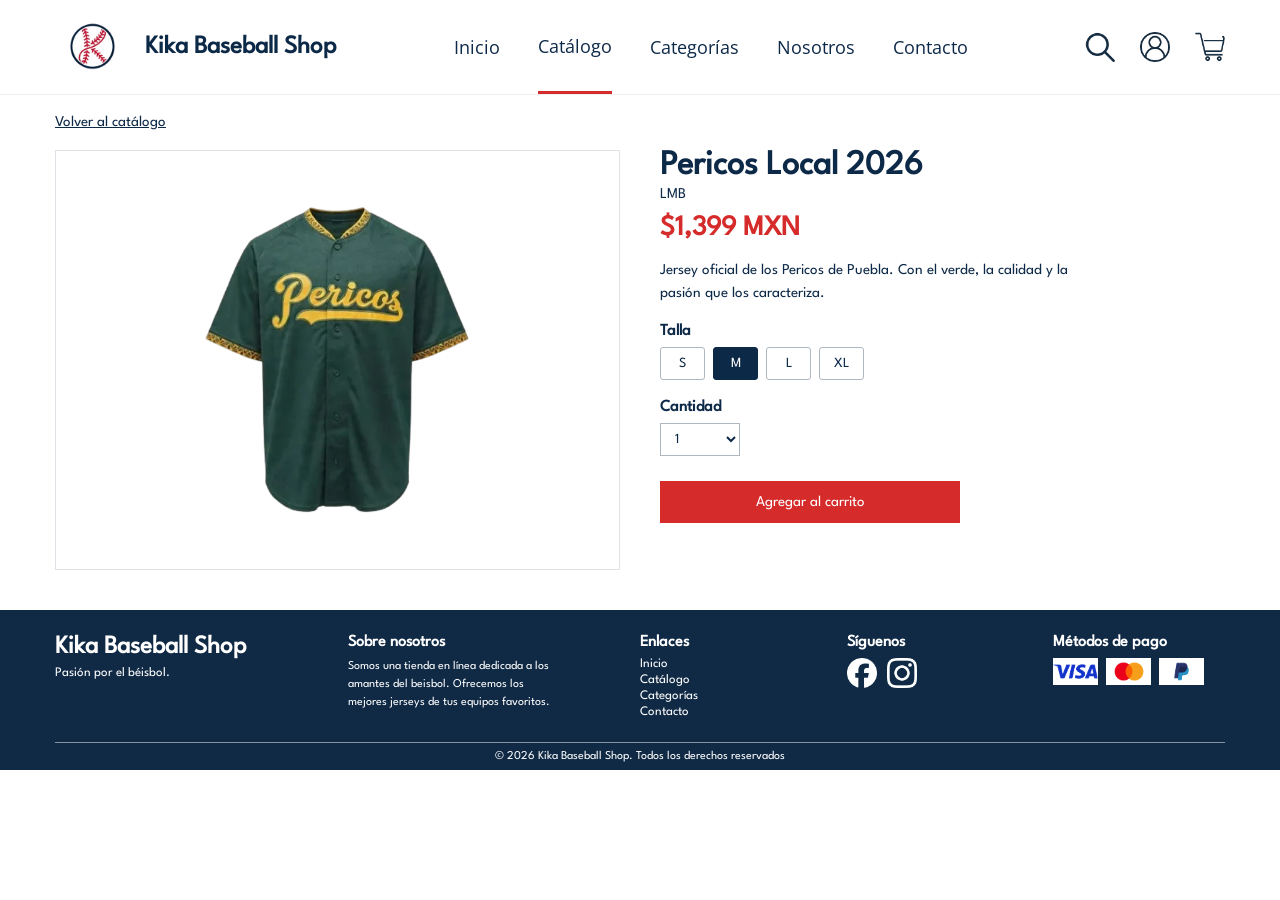
<file: productos/pericos.html>
<!DOCTYPE html>
<html lang="es">

<head>
    <meta charset="UTF-8">
    <meta name="viewport" content="width=device-width, initial-scale=1.0">
    <title>Pericos - Kika Baseball Shop</title>
    <link rel="stylesheet" href="../estilos/producto.css">
</head>

<body>

    <!--header-->
    <header>
        <a href="../index.html" class="producto-link">
            <div class="logo">
                <div class="logo-imagen">
                    <img src="../imagenes/logo-kika.webp" alt="Logo de Kika Baseball Shop">
                </div>
                <div class="logo-texto">
                    Kika Baseball Shop
                </div>
            </div>
        </a>


        <button class="hamburguesa" id="hamburguesa" type="button" aria-expanded="false" aria-controls="menu" aria-label="Abrir menú"><span></span><span></span><span></span></button>
        <nav id="menu">
            <a href="../index.html">Inicio</a>
            <a href="../catalogo.html" class="activo">Catálogo</a>
            <a href="#">Categorías</a>
            <a href="#">Nosotros</a>
            <a href="#">Contacto</a>
        </nav>


        <div class="iconos">
            <div class="icono">
                <img src="../iconos/buscar.png" alt="Buscar">
            </div>
            <div class="icono">
                <img src="../iconos/usuario.png" alt="Mi cuenta">
            </div>
            <div class="icono">
                <img src="../iconos/carrito.png" alt="Carrito">
            </div>
        </div>

    </header>


    <!--ruta de navegación-->
    <section class="ruta">
        <a href="../catalogo.html">Volver al catálogo</a>
    </section>


    <!--detalle del producto-->
    <main class="detalle">
        <div class="detalle-imagen">
            <img src="../imagenes/pericos.webp" alt="Jersey Pericos">
        </div>


        <div class="detalle-info">
            <h1>Pericos Local 2026</h1>
            <p class="liga">LMB</p>
            <p class="precio">$1,399 MXN</p>

            <p class="descripcion">
                Jersey oficial de los Pericos de Puebla.
                Con el verde, la calidad y la pasión
                que los caracteriza.
            </p>

            <h3>Talla</h3>
            <div class="tallas">
                <button>S</button>
                <button class="talla-activa">M</button>
                <button>L</button>
                <button>XL</button>
            </div>

            <h3>Cantidad</h3>
            <select>
                <option>1</option>
                <option>2</option>
                <option>3</option>
                <option>4</option>
            </select>

            <button class="boton-agregar">Agregar al carrito</button>
        </div>
    </main>


    <!--pie de página-->
    <footer>
        <div class="footer-contenedor">
            <div class="footer-logo">
                <h2>Kika Baseball Shop</h2>
                <p>Pasión por el béisbol.</p>
            </div>

            <div class="footer-columna">
                <h3>Sobre nosotros</h3>
                <p>
                    Somos una tienda en línea dedicada
                    a los amantes del beisbol. Ofrecemos
                    los mejores jerseys de tus equipos
                    favoritos.
                </p>
            </div>

            <div class="footer-columna">
                <h3>Enlaces</h3>

                <a href="../index.html">Inicio</a>
                <a href="../catalogo.html">Catálogo</a>
                <a href="#">Categorías</a>
                <a href="#">Contacto</a>
            </div>

            <div class="footer-columna">
                <h3>Síguenos</h3>
                <div class="redes">
                    <div class="red">
                        <img src="../iconos/facebook.png" alt="Facebook">
                    </div>

                    <div class="red">
                        <img src="../iconos/instagram.png" alt="Instagram">
                    </div>
                </div>
            </div>

            <div class="footer-columna">
                <h3>Métodos de pago</h3>

                <div class="pagos">
                    <div class="pago">
                        <img src="../iconos/visa.webp" alt="Visa">
                    </div>

                    <div class="pago">
                        <img src="../iconos/mastercard.webp" alt="Mastercard">
                    </div>
                    
                    <div class="pago">
                        <img src="../iconos/paypal.webp" alt="PayPal">
                    </div>
                </div>
            </div>

        </div>


        <div class="copyright">
            © 2026 Kika Baseball Shop. Todos los derechos reservados
        </div>

    </footer>
    <script src="../js/menu.js"></script>
</body>
</html>
</file>
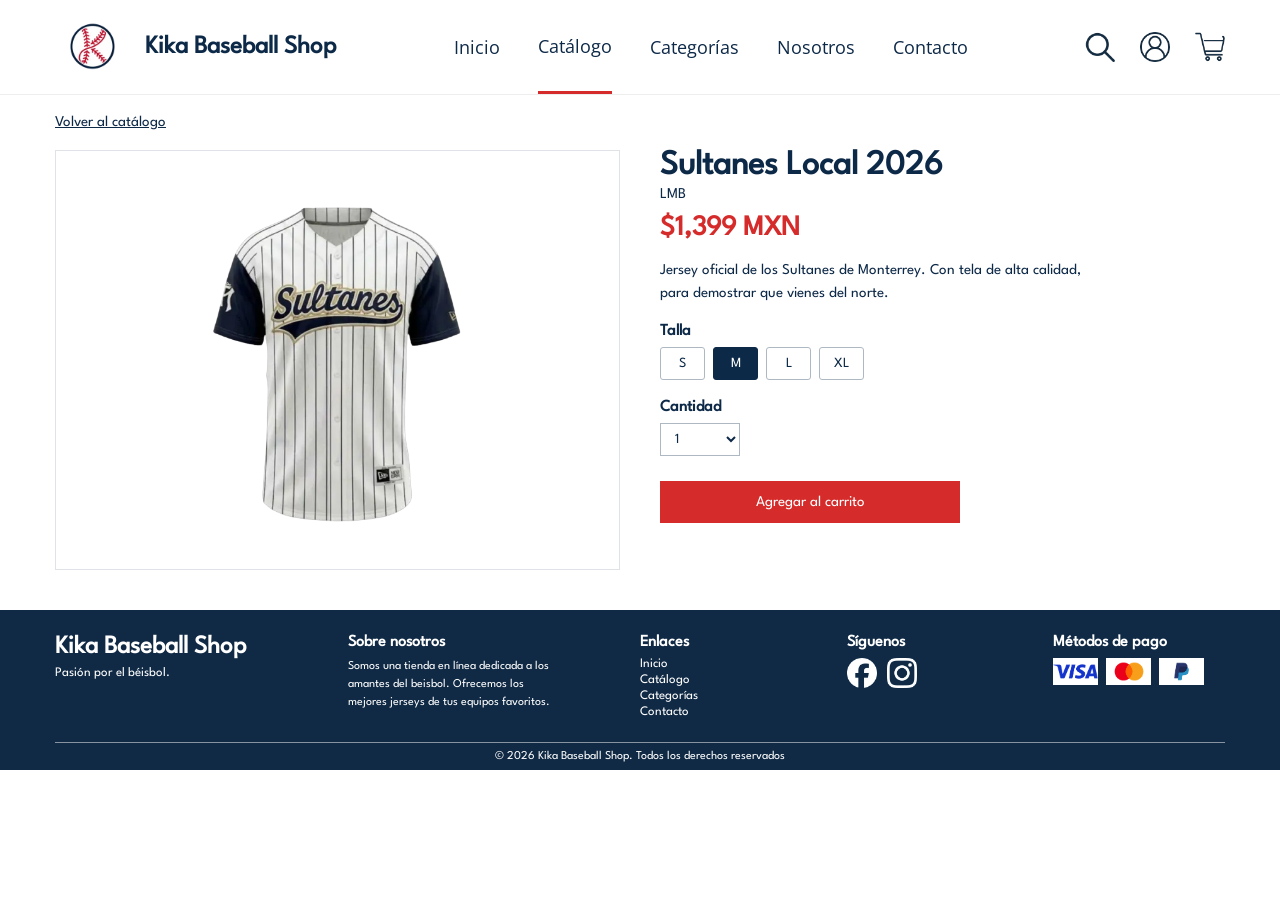
<file: productos/sultanes.html>
<!DOCTYPE html>
<html lang="es">

<head>
    <meta charset="UTF-8">
    <meta name="viewport" content="width=device-width, initial-scale=1.0">
    <title>Sultanes - Kika Baseball Shop</title>
    <link rel="stylesheet" href="../estilos/producto.css">
</head>

<body>

    <!--header-->
    <header>
        <a href="../index.html" class="producto-link">
            <div class="logo">
                <div class="logo-imagen">
                    <img src="../imagenes/logo-kika.webp" alt="Logo de Kika Baseball Shop">
                </div>
                <div class="logo-texto">
                    Kika Baseball Shop
                </div>
            </div>
        </a>


        <button class="hamburguesa" id="hamburguesa" type="button" aria-expanded="false" aria-controls="menu" aria-label="Abrir menú"><span></span><span></span><span></span></button>
        <nav id="menu">
            <a href="../index.html">Inicio</a>
            <a href="../catalogo.html" class="activo">Catálogo</a>
            <a href="#">Categorías</a>
            <a href="#">Nosotros</a>
            <a href="#">Contacto</a>
        </nav>


        <div class="iconos">
            <div class="icono">
                <img src="../iconos/buscar.png" alt="Buscar">
            </div>
            <div class="icono">
                <img src="../iconos/usuario.png" alt="Mi cuenta">
            </div>
            <div class="icono">
                <img src="../iconos/carrito.png" alt="Carrito">
            </div>
        </div>

    </header>


    <!--ruta de navegación-->
    <section class="ruta">
        <a href="../catalogo.html">Volver al catálogo</a>
    </section>


    <!--detalle del producto-->
    <main class="detalle">
        <div class="detalle-imagen">
            <img src="../imagenes/sultanes.webp" alt="Jersey Sultanes">
        </div>


        <div class="detalle-info">
            <h1>Sultanes Local 2026</h1>
            <p class="liga">LMB</p>
            <p class="precio">$1,399 MXN</p>

            <p class="descripcion">
                Jersey oficial de los Sultanes de Monterrey.
                Con tela de alta calidad, para demostrar que 
                vienes del norte.
            </p>

            <h3>Talla</h3>
            <div class="tallas">
                <button>S</button>
                <button class="talla-activa">M</button>
                <button>L</button>
                <button>XL</button>
            </div>

            <h3>Cantidad</h3>
            <select>
                <option>1</option>
                <option>2</option>
                <option>3</option>
                <option>4</option>
            </select>

            <button class="boton-agregar">Agregar al carrito</button>
        </div>
    </main>


    <!--pie de página-->
    <footer>
        <div class="footer-contenedor">
            <div class="footer-logo">
                <h2>Kika Baseball Shop</h2>
                <p>Pasión por el béisbol.</p>
            </div>

            <div class="footer-columna">
                <h3>Sobre nosotros</h3>
                <p>
                    Somos una tienda en línea dedicada
                    a los amantes del beisbol. Ofrecemos
                    los mejores jerseys de tus equipos
                    favoritos.
                </p>
            </div>

            <div class="footer-columna">
                <h3>Enlaces</h3>

                <a href="../index.html">Inicio</a>
                <a href="../catalogo.html">Catálogo</a>
                <a href="#">Categorías</a>
                <a href="#">Contacto</a>
            </div>

            <div class="footer-columna">
                <h3>Síguenos</h3>
                <div class="redes">
                    <div class="red">
                        <img src="../iconos/facebook.png" alt="Facebook">
                    </div>

                    <div class="red">
                        <img src="../iconos/instagram.png" alt="Instagram">
                    </div>
                </div>
            </div>

            <div class="footer-columna">
                <h3>Métodos de pago</h3>

                <div class="pagos">
                    <div class="pago">
                        <img src="../iconos/visa.webp" alt="Visa">
                    </div>

                    <div class="pago">
                        <img src="../iconos/mastercard.webp" alt="Mastercard">
                    </div>
                    
                    <div class="pago">
                        <img src="../iconos/paypal.webp" alt="PayPal">
                    </div>
                </div>
            </div>

        </div>


        <div class="copyright">
            © 2026 Kika Baseball Shop. Todos los derechos reservados
        </div>

    </footer>
    <script src="../js/menu.js"></script>
</body>
</html>
</file>
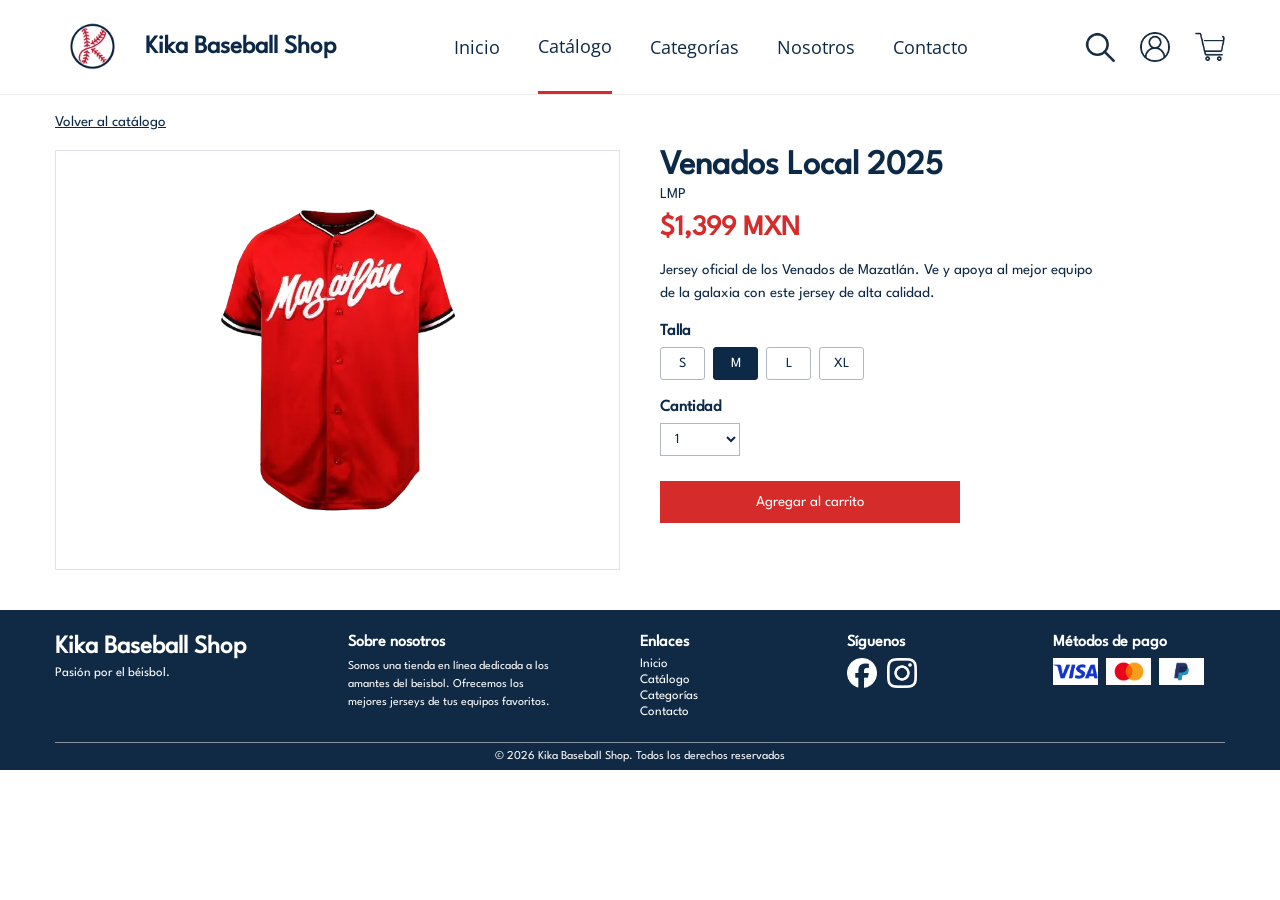
<file: productos/venados.html>
<!DOCTYPE html>
<html lang="es">

<head>
    <meta charset="UTF-8">
    <meta name="viewport" content="width=device-width, initial-scale=1.0">
    <title>Venados - Kika Baseball Shop</title>
    <link rel="stylesheet" href="../estilos/producto.css">
</head>

<body>

    <!--header-->
    <header>
        <a href="../index.html" class="producto-link">
            <div class="logo">
                <div class="logo-imagen">
                    <img src="../imagenes/logo-kika.webp" alt="Logo de Kika Baseball Shop">
                </div>
                <div class="logo-texto">
                    Kika Baseball Shop
                </div>
            </div>
        </a>


        <button class="hamburguesa" id="hamburguesa" type="button" aria-expanded="false" aria-controls="menu" aria-label="Abrir menú"><span></span><span></span><span></span></button>
        <nav id="menu">
            <a href="../index.html">Inicio</a>
            <a href="../catalogo.html" class="activo">Catálogo</a>
            <a href="#">Categorías</a>
            <a href="#">Nosotros</a>
            <a href="#">Contacto</a>
        </nav>


        <div class="iconos">
            <div class="icono">
                <img src="../iconos/buscar.png" alt="Buscar">
            </div>
            <div class="icono">
                <img src="../iconos/usuario.png" alt="Mi cuenta">
            </div>
            <div class="icono">
                <img src="../iconos/carrito.png" alt="Carrito">
            </div>
        </div>

    </header>


    <!--ruta de navegación-->
    <section class="ruta">
        <a href="../catalogo.html">Volver al catálogo</a>
    </section>


    <!--detalle del producto-->
    <main class="detalle">
        <div class="detalle-imagen">
            <img src="../imagenes/venados.webp" alt="Jersey Venados">
        </div>


        <div class="detalle-info">
            <h1>Venados Local 2025</h1>
            <p class="liga">LMP</p>
            <p class="precio">$1,399 MXN</p>

            <p class="descripcion">
                Jersey oficial de los Venados de Mazatlán.
                Ve y apoya al mejor equipo de la galaxia con
                este jersey de alta calidad.
            </p>

            <h3>Talla</h3>
            <div class="tallas">
                <button>S</button>
                <button class="talla-activa">M</button>
                <button>L</button>
                <button>XL</button>
            </div>

            <h3>Cantidad</h3>
            <select>
                <option>1</option>
                <option>2</option>
                <option>3</option>
                <option>4</option>
            </select>

            <button class="boton-agregar">Agregar al carrito</button>
        </div>
    </main>


    <!--pie de página-->
    <footer>
        <div class="footer-contenedor">
            <div class="footer-logo">
                <h2>Kika Baseball Shop</h2>
                <p>Pasión por el béisbol.</p>
            </div>

            <div class="footer-columna">
                <h3>Sobre nosotros</h3>
                <p>
                    Somos una tienda en línea dedicada
                    a los amantes del beisbol. Ofrecemos
                    los mejores jerseys de tus equipos
                    favoritos.
                </p>
            </div>

            <div class="footer-columna">
                <h3>Enlaces</h3>

                <a href="../index.html">Inicio</a>
                <a href="../catalogo.html">Catálogo</a>
                <a href="#">Categorías</a>
                <a href="#">Contacto</a>
            </div>

            <div class="footer-columna">
                <h3>Síguenos</h3>
                <div class="redes">
                    <div class="red">
                        <img src="../iconos/facebook.png" alt="Facebook">
                    </div>

                    <div class="red">
                        <img src="../iconos/instagram.png" alt="Instagram">
                    </div>
                </div>
            </div>

            <div class="footer-columna">
                <h3>Métodos de pago</h3>

                <div class="pagos">
                    <div class="pago">
                        <img src="../iconos/visa.webp" alt="Visa">
                    </div>

                    <div class="pago">
                        <img src="../iconos/mastercard.webp" alt="Mastercard">
                    </div>
                    
                    <div class="pago">
                        <img src="../iconos/paypal.webp" alt="PayPal">
                    </div>
                </div>
            </div>

        </div>


        <div class="copyright">
            © 2026 Kika Baseball Shop. Todos los derechos reservados
        </div>

    </footer>
    <script src="../js/menu.js"></script>
</body>
</html>
</file>
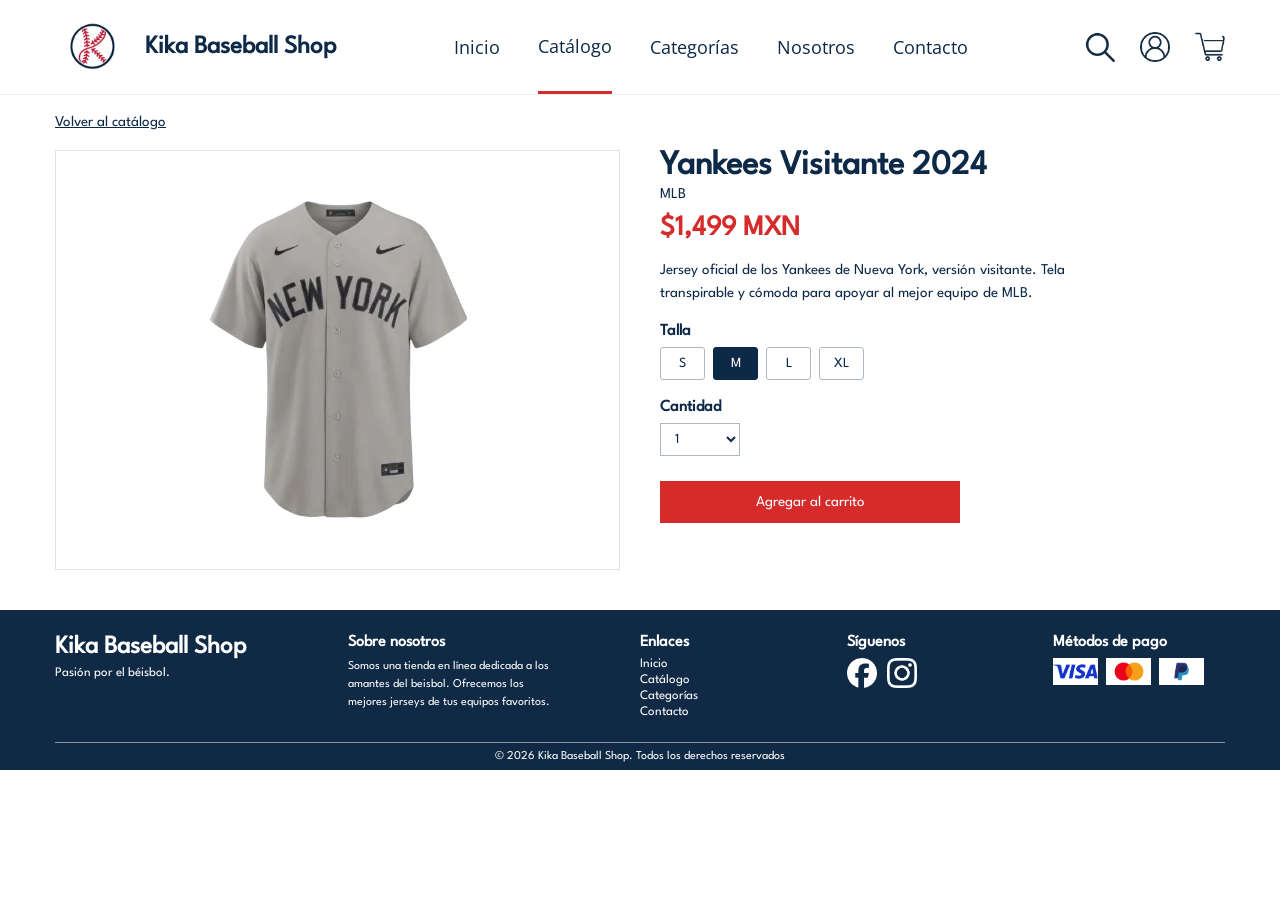
<file: productos/yankees.html>
<!DOCTYPE html>
<html lang="es">

<head>
    <meta charset="UTF-8">
    <meta name="viewport" content="width=device-width, initial-scale=1.0">
    <title>Yankees - Kika Baseball Shop</title>
    <link rel="stylesheet" href="../estilos/producto.css">
</head>

<body>

    <!--header-->
    <header>
        <a href="../index.html" class="producto-link">
            <div class="logo">
                <div class="logo-imagen">
                    <img src="../imagenes/logo-kika.webp" alt="Logo de Kika Baseball Shop">
                </div>
                <div class="logo-texto">
                    Kika Baseball Shop
                </div>
            </div>
        </a>


        <button class="hamburguesa" id="hamburguesa" type="button" aria-expanded="false" aria-controls="menu" aria-label="Abrir menú"><span></span><span></span><span></span></button>
        <nav id="menu">
            <a href="../index.html">Inicio</a>
            <a href="../catalogo.html" class="activo">Catálogo</a>
            <a href="#">Categorías</a>
            <a href="#">Nosotros</a>
            <a href="#">Contacto</a>
        </nav>


        <div class="iconos">
            <div class="icono">
                <img src="../iconos/buscar.png" alt="Buscar">
            </div>
            <div class="icono">
                <img src="../iconos/usuario.png" alt="Mi cuenta">
            </div>
            <div class="icono">
                <img src="../iconos/carrito.png" alt="Carrito">
            </div>
        </div>

    </header>


    <!--ruta de navegación-->
    <section class="ruta">
        <a href="../catalogo.html">Volver al catálogo</a>
    </section>


    <!--detalle del producto-->
    <main class="detalle">
        <div class="detalle-imagen">
            <img src="../imagenes/yankees.webp" alt="Jersey Yankees">
        </div>


        <div class="detalle-info">
            <h1>Yankees Visitante 2024</h1>
            <p class="liga">MLB</p>
            <p class="precio">$1,499 MXN</p>

            <p class="descripcion">
                Jersey oficial de los Yankees de Nueva York,
                versión visitante. Tela transpirable y cómoda
                para apoyar al mejor equipo de MLB.
            </p>

            <h3>Talla</h3>
            <div class="tallas">
                <button>S</button>
                <button class="talla-activa">M</button>
                <button>L</button>
                <button>XL</button>
            </div>

            <h3>Cantidad</h3>
            <select>
                <option>1</option>
                <option>2</option>
                <option>3</option>
                <option>4</option>
            </select>

            <button class="boton-agregar">Agregar al carrito</button>
        </div>
    </main>


    <!--pie de página-->
    <footer>
        <div class="footer-contenedor">
            <div class="footer-logo">
                <h2>Kika Baseball Shop</h2>
                <p>Pasión por el béisbol.</p>
            </div>

            <div class="footer-columna">
                <h3>Sobre nosotros</h3>
                <p>
                    Somos una tienda en línea dedicada
                    a los amantes del beisbol. Ofrecemos
                    los mejores jerseys de tus equipos
                    favoritos.
                </p>
            </div>

            <div class="footer-columna">
                <h3>Enlaces</h3>

                <a href="../index.html">Inicio</a>
                <a href="../catalogo.html">Catálogo</a>
                <a href="#">Categorías</a>
                <a href="#">Contacto</a>
            </div>

            <div class="footer-columna">
                <h3>Síguenos</h3>
                <div class="redes">
                    <div class="red">
                        <img src="../iconos/facebook.png" alt="Facebook">
                    </div>

                    <div class="red">
                        <img src="../iconos/instagram.png" alt="Instagram">
                    </div>
                </div>
            </div>

            <div class="footer-columna">
                <h3>Métodos de pago</h3>

                <div class="pagos">
                    <div class="pago">
                        <img src="../iconos/visa.webp" alt="Visa">
                    </div>

                    <div class="pago">
                        <img src="../iconos/mastercard.webp" alt="Mastercard">
                    </div>
                    
                    <div class="pago">
                        <img src="../iconos/paypal.webp" alt="PayPal">
                    </div>
                </div>
            </div>

        </div>


        <div class="copyright">
            © 2026 Kika Baseball Shop. Todos los derechos reservados
        </div>

    </footer>
    <script src="../js/menu.js"></script>
</body>
</html>
</file>
<file: estilos/estilos.css>
/*cosas globales y fuentes*/

/* Forzar la ocultación del contenedor de la insignia de Netlify */
#netlify-badge, 
.netlify-badge, 
div[class*="netlify"] {
    display: none !important;
    visibility: hidden !important;
    opacity: 0 !important;
    pointer-events: none !important;
}

@font-face {
    font-family: "league-spartan";
    src: url("../fuentes/league-spartan-regular.ttf");
}

@font-face {
    font-family: "open-sans";
    src: url("../fuentes/open-sans-regular.ttf");
}

@font-face {
    font-family: "raleway";
    src: url("../fuentes/raleway-regular.ttf");
}

* {
    margin: 0;
    padding: 0;
    box-sizing: border-box;
}

body{
    font-family: sans-serif;
    background-color: #ffffff;
    color: #0d2948;
    font-family: "league-spartan";
}


/*header*/

header{
    height: 95px;
    display: flex;
    align-items: center;
    justify-content: space-between;
    padding: 0 55px;
    border-bottom: 1px solid #eeeeee;
    background-color: white;
    position: sticky;
    top: 0;
    z-index: 100;
}


/*logo*/

.logo{
    display: flex;
    align-items: center;
    gap: 15px;
}

.logo-imagen{
    width: 75px;
    height: 75px;

    display: flex;
    justify-content: center;
    align-items: center;
}

.logo-imagen img{
    max-width: 100%;
    max-height: 100%;
    object-fit: contain;
}

.logo-texto{
    font-size: 25px;
    font-weight: bold;
    color: #0d2948;
}


/*menu*/

nav{
    display: flex;
    gap: 38px;
    height: 100%;
    align-items: center;
}

nav a{
    text-decoration: none;
    color: #0d2948;
    font-size: 18px;
    padding: 35px 0;
    font-family: "open-sans";
}

nav a:first-child{
    border-bottom: 3px solid #d62b2b;
}


/*iconos*/

.iconos{
    display: flex;
    align-items: center;
    gap: 25px;
}

.icono{
    width: 30px;
    height: 30px;

    display: flex;
    justify-content: center;
    align-items: center;
    cursor: pointer;
}

.icono img{
    max-width: 100%;
    max-height: 100%;
    object-fit: contain;
}

/*banner*/

.banner{
    width: 100%;
    margin: 0;
    padding: 0;
}

.banner img{
    width: 100%;
    height: auto;
    display: block;
}

/*categorías*/

.categorias{
    padding: 20px 55px 15px;
}


.titulo-seccion{
    display: flex;
    justify-content: space-between;
    align-items: center;
    margin-bottom: 10px;
}


.titulo-seccion h2 {
    font-size: 30px;
    font-weight: bold;
}


.titulo-seccion a{
    color: #0d2948;
    text-decoration: underline;   
}

.titulo-seccion a:visited{
    color: #d62b2b;
    text-decoration: underline;   
}

.categorias-contenedor{
    display: grid;
    /*Esto es para que haga una cuadrícula de 4*/
    grid-template-columns: repeat(4, 1fr);
    gap: 25px;
}


.categoria{
    height: 100px;
    background-color: #f0f0f0;
    display: flex;
    flex-direction: column;
    justify-content: center;
    align-items: center;
    border-radius: 10px;
    cursor: pointer;
}

.categoria:hover{
    transform: translateY(-5px);
    box-shadow: 0 5px 5px #102a45;
    background-color: #e5e9ed;
}


.categoria-imagen {
    width: 80px;
    height: 55px;

    display: flex;
    justify-content: center;
    align-items: center;
}

.categoria-imagen img {
    max-width: 100%;
    max-height: 100%;
    object-fit: contain;
    margin-bottom: 5px;
}


.categoria h3{
    font-size: 15px;
    text-align: center;
}


/*productos destacados*/

.productos{
    padding: 5px 55px 20px;
}


.productos > h2 {
    font-size: 30px;
    margin-bottom: 15px;
}


.productos-contenedor{
    display: grid;
    grid-template-columns: repeat(4, 1fr);
    gap: 18px;
}


/*tarjeta de producto*/

.producto{
    height: 150px;
    border: 1px solid #dfe3e7;
    display: flex;
    align-items: center;
    padding: 10px;
    background-color: white;
    cursor: pointer;
}

.producto:hover{
    transform: translateY(-5px);
    box-shadow: 0 5px 5px #102a45;
    background-color: white; 
}

.producto-imagen {
    width: 45%;
    height: 130px;

    display: flex;
    justify-content: center;
    align-items: center;
}

.producto-imagen img {
    max-width: 100%;
    max-height: 100%;
    object-fit: contain;
}

.producto-info{
    width: 55%;
    padding-left: 10px;
}


.producto-info h3{
    font-size: 14px;
    margin-bottom: 12px;
}


.producto-info p{
    font-size: 16px;
    font-weight: bold;
    margin-bottom: 14px;
}


.producto-info button{
    width: 100%;
    padding: 9px 5px;
    border: none;
    background-color: #102a45;
    color: white;
    font-size: 12px;
    cursor: pointer;
}

.producto-info button:hover{
    background-color: #184a83;
}


/*pie footer*/

footer{
    background-color: #102a45;
    color: white;
    padding: 25px 55px 0;
}


.footer-contenedor{
    display: grid;
    grid-template-columns: 1.5fr 1.5fr 1fr 1fr 1fr;
    gap: 35px;
    padding-bottom: 20px;
}

.footer-logo h2{
    font-size: 25px;
    margin-bottom: 8px;
}


.footer-logo p{
    font-size: 13px;
}


.footer-logo-imagen{
    display: none;
}

.footer-columna h3{
    font-size: 16px;
    margin-bottom: 8px;
}

.footer-columna p{
    font-size: 12px;
    line-height: 1.5;
    max-width: 210px;
}

.footer-columna a{
    display: block;
    color: white;
    text-decoration: none;
    font-size: 13px;
    margin-bottom: 4px;
}

.redes{
    display: flex;
    gap: 10px;
}

.red{
    width: 30px;
    height: 30px;

    display: flex;
    justify-content: center;
    align-items: center;
    cursor: pointer;
}

.red img{
    max-width: 100%;
    max-height: 100%;
    object-fit: contain;
}

.pagos{
    display: flex;
    gap: 8px;
}

.pago{
    width: 45px;
    height: 27px;
    background-color: white;

    display: flex;
    justify-content: center;
    align-items: center;
    cursor: pointer;
}

.pago img{
    max-width: 100%;
    max-height: 100%;
    object-fit: contain;
}

.copyright{
    border-top: 1px solid #8793a0;
    text-align: center;
    padding: 8px 0;
    font-size: 12px;
}

.producto-link{
    text-decoration: none;
    color: inherit;
}


/*menu hamburguesa (oculto en pantallas grandes, lo controla js/menu.js)*/

.hamburguesa{
    display: none;
    border: 0;
    background: transparent;
}


@media (max-width: 1000px){
    .categorias, .productos{ padding-left: 30px; padding-right: 30px; }
    .productos-contenedor{ grid-template-columns: repeat(2, 1fr); }
}

/* ===================== RESPONSIVE ===================== */

img{
    max-width: 100%;
}

@media (max-width: 1100px){
    header{ padding: 0 30px; }
    nav{ gap: 22px; }
    nav a{ font-size: 16px; }
    .logo-texto{ font-size: 22px; }
    footer{ padding: 25px 30px 0; }
}

@media (max-width: 900px){
    header{ gap: 12px; }

    /* hamburguesa visible */
    .hamburguesa{
        display: flex;
        flex-direction: column;
        justify-content: center;
        align-items: center;
        gap: 5px;
        width: 40px;
        height: 40px;
        cursor: pointer;
        order: 3;
    }
    .hamburguesa span{
        display: block;
        width: 24px;
        height: 3px;
        background-color: #0d2948;
        transition: transform 0.2s, opacity 0.2s;
    }
    .hamburguesa:focus-visible{
        outline: 2px solid #d62b2b;
        outline-offset: 2px;
    }
    .hamburguesa[aria-expanded="true"] span:nth-child(1){ transform: translateY(8px) rotate(45deg); }
    .hamburguesa[aria-expanded="true"] span:nth-child(2){ opacity: 0; }
    .hamburguesa[aria-expanded="true"] span:nth-child(3){ transform: translateY(-8px) rotate(-45deg); }

    .iconos{ margin-left: auto; order: 2; }

    /* el menú se vuelve un panel desplegable */
    nav{
        display: none;
        position: absolute;
        top: 100%;
        left: 0;
        right: 0;
        flex-direction: column;
        align-items: stretch;
        gap: 0;
        height: auto;
        background-color: white;
        border-bottom: 1px solid #dfe3e7;
        box-shadow: 0 6px 10px rgba(13, 41, 72, 0.12);
        padding: 5px 30px 10px;
    }
    nav.abierto{ display: flex; }
    nav a, nav a:first-child{
        padding: 14px 0;
        border-bottom: 1px solid #eeeeee;
        font-size: 17px;
    }
    nav a:first-child{
        border-left: 4px solid #d62b2b;
        padding-left: 12px;
    }
    nav a:last-child{ border-bottom: none; }

    .footer-contenedor{ grid-template-columns: 1fr 1fr; gap: 25px; }
    .footer-columna p{ max-width: none; }
}

@media (max-width: 700px){
    header{ height: 75px; padding: 0 20px; }
    .logo{ gap: 10px; }
    .logo-imagen{ width: 55px; height: 55px; }
    .logo-texto{ font-size: 19px; line-height: 1.1; }
    nav{ padding: 5px 20px 10px; }
    footer{ padding: 25px 20px 0; }
    .categorias, .productos{ padding-left: 20px; padding-right: 20px; }
    .categorias-contenedor{ grid-template-columns: repeat(2, 1fr); gap: 15px; }
    .titulo-seccion h2, .productos > h2{ font-size: 26px; }
    .producto{ height: auto; min-height: 150px; }

}

@media (max-width: 480px){
    header{ gap: 8px; }
    .logo-imagen{ width: 46px; height: 46px; }
    .logo-texto{ font-size: 16px; max-width: 105px; }
    .icono{ width: 26px; height: 26px; }
    .iconos{ gap: 10px; }
    .hamburguesa{ width: 36px; height: 36px; }
    .footer-contenedor{ grid-template-columns: 1fr; }
    .productos-contenedor{ grid-template-columns: 1fr; }
    .categoria h3{ font-size: 14px; padding: 0 6px; }

}

@media (max-width: 360px){
    .logo-imagen{ width: 38px; height: 38px; }
    .logo-texto{ font-size: 14px; max-width: 85px; }
    .iconos{ gap: 7px; }
    .icono{ width: 24px; height: 24px; }
}

.banner picture{
    display: block;
}
</file>
<file: estilos/catalogo.css>
/*cosas globales y fuentes*/

/* Forzar la ocultación del contenedor de la insignia de Netlify */
#netlify-badge, 
.netlify-badge, 
div[class*="netlify"] {
    display: none !important;
    visibility: hidden !important;
    opacity: 0 !important;
    pointer-events: none !important;
}


@font-face {
    font-family: "league-spartan";
    src: url("../fuentes/league-spartan-regular.ttf");
}

@font-face {
    font-family: "open-sans";
    src: url("../fuentes/open-sans-regular.ttf");
}

@font-face {
    font-family: "raleway";
    src: url("../fuentes/raleway-regular.ttf");
}

* {
    margin: 0;
    padding: 0;
    box-sizing: border-box;
}

body{
    font-family: sans-serif;
    background-color: #ffffff;
    color: #0d2948;
    font-family: "league-spartan";
}


/*header*/

header{
    height: 95px;
    display: flex;
    align-items: center;
    justify-content: space-between;
    padding: 0 55px;
    border-bottom: 1px solid #eeeeee;
    background-color: white;
    position: sticky;
    top: 0;
    z-index: 100;
}


/*logo*/

.logo{
    display: flex;
    align-items: center;
    gap: 15px;
}

.logo-imagen{
    width: 75px;
    height: 75px;

    display: flex;
    justify-content: center;
    align-items: center;
}

.logo-imagen img{
    max-width: 100%;
    max-height: 100%;
    object-fit: contain;
}

.logo-texto{
    font-size: 25px;
    font-weight: bold;
    color: #0d2948;
}


/*menu*/

nav{
    display: flex;
    gap: 38px;
    height: 100%;
    align-items: center;
}

nav a{
    height: 100%;
    display: flex;
    align-items: center;
    text-decoration: none;
    color: #0d2948;
    font-size: 18px;
    font-family: "open-sans";
}

nav a.activo{
    border-bottom: 3px solid #d62b2b;
}


/*iconos*/

.iconos{
    display: flex;
    align-items: center;
    gap: 25px;
}

.icono{
    width: 30px;
    height: 30px;

    display: flex;
    justify-content: center;
    align-items: center;
    cursor: pointer;
}

.icono img{
    max-width: 100%;
    max-height: 100%;
    object-fit: contain;
}


/*banner*/

.banner{
    width: 100%;
    margin: 0;
    padding: 0;
}

.banner img{
    width: 100%;
    height: auto;
    display: block;
}


/*filtros*/

.filtros{
    display: flex;
    justify-content: space-between;
    align-items: center;
    padding: 15px 55px 20px;
    background-color: white;
}


/*botones de filtro*/

.botones-filtro{
    display: flex;
    gap: 8px;
}

.botones-filtro button{
    min-width: 80px;
    padding: 9px 20px;
    background-color: white;
    border: 1px solid #aeb8c2;
    border-radius: 3px;
    color: #0d2948;
    font-size: 13px;
    font-family: inherit;
    cursor: pointer;
}

.botones-filtro button:hover{
    background-color: #e9edf1;
}

.botones-filtro .filtro-activo{
    background-color: #d62b2b;
    border-color: #d62b2b;
    color: white;
}


/*ordenar*/

.filtros select{
    width: 205px;
    padding: 8px 10px;
    border: 1px solid #aeb8c2;
    background-color: white;
    color: #0d2948;
    font-size: 13px;
    font-family: inherit;
}


/*catalogo*/

.catalogo{
    display: grid;
    /*Esto es para que haga una cuadrícula de 4 columnas*/
    grid-template-columns: repeat(4, 1fr);
    gap: 20px;
    padding: 0 55px 20px;
}


/*tarjeta de producto*/

.producto{
    height: 155px;
    display: flex;
    align-items: center;
    padding: 10px;
    background-color: white;
    border: 1px solid #dfe3e7;
    transition: 0.3s;
    cursor: pointer;
}

.producto:hover{
    transform: translateY(-3px);
    box-shadow: 0 5px 15px rgba(13, 41, 72, 0.15);
}

.producto-imagen{
    width: 45%;
    height: 130px;

    display: flex;
    justify-content: center;
    align-items: center;
}

.producto-imagen img{
    max-width: 100%;
    max-height: 100%;
    object-fit: contain;
}

.producto-info{
    width: 55%;
    padding-left: 10px;
}

.producto-info h3{
    font-size: 14px;
    margin-bottom: 4px;
}

.producto-info .liga{
    font-size: 12px;
    margin-bottom: 10px;
}

.producto-info .precio{
    font-size: 16px;
    font-weight: bold;
    margin-bottom: 12px;
}

.producto-info button{
    width: 100%;
    padding: 8px 5px;
    border: none;
    background-color: #0d2948;
    color: white;
    font-size: 11px;
    font-family: inherit;
    cursor: pointer;
}

.producto-info button:hover{
    background-color: #183b60;
}


/*pie footer*/

footer{
    background-color: #102a45;
    color: white;
    padding: 25px 55px 0;
}

.footer-contenedor{
    display: grid;
    grid-template-columns: 1.5fr 1.5fr 1fr 1fr 1fr;
    gap: 35px;
    padding-bottom: 20px;
}

.footer-logo h2{
    font-size: 25px;
    margin-bottom: 8px;
}

.footer-logo p{
    font-size: 13px;
}

.footer-logo-imagen{
    display: none;
}

.footer-columna h3{
    font-size: 16px;
    margin-bottom: 8px;
}

.footer-columna p{
    font-size: 12px;
    line-height: 1.5;
    max-width: 210px;
}

.footer-columna a{
    display: block;
    color: white;
    text-decoration: none;
    font-size: 13px;
    margin-bottom: 4px;
}

.redes{
    display: flex;
    gap: 10px;
}

.red{
    width: 30px;
    height: 30px;

    display: flex;
    justify-content: center;
    align-items: center;
    cursor: pointer;
}

.red img{
    max-width: 100%;
    max-height: 100%;
    object-fit: contain;
}

.pagos{
    display: flex;
    gap: 8px;
}

.pago{
    width: 45px;
    height: 27px;
    background-color: white;

    display: flex;
    justify-content: center;
    align-items: center;
    cursor: pointer;
}

.pago img{
    max-width: 100%;
    max-height: 100%;
    object-fit: contain;
}

.copyright{
    border-top: 1px solid #8793a0;
    text-align: center;
    padding: 8px 0;
    font-size: 12px;
}

.producto-link{
    text-decoration: none;
    color: inherit;
}


/*menu hamburguesa (oculto en pantallas grandes, lo controla js/menu.js)*/

.hamburguesa{
    display: none;
    border: 0;
    background: transparent;
}


@media (max-width: 1000px){
    .filtros{ padding-left: 30px; padding-right: 30px; }
    .catalogo{ grid-template-columns: repeat(2, 1fr); padding: 0 30px 20px; }
}

/* ===================== RESPONSIVE ===================== */

img{
    max-width: 100%;
}

@media (max-width: 1100px){
    header{ padding: 0 30px; }
    nav{ gap: 22px; }
    nav a{ font-size: 16px; }
    .logo-texto{ font-size: 22px; }
    footer{ padding: 25px 30px 0; }
}

@media (max-width: 900px){
    header{ gap: 12px; }

    /* hamburguesa visible */
    .hamburguesa{
        display: flex;
        flex-direction: column;
        justify-content: center;
        align-items: center;
        gap: 5px;
        width: 40px;
        height: 40px;
        cursor: pointer;
        order: 3;
    }
    .hamburguesa span{
        display: block;
        width: 24px;
        height: 3px;
        background-color: #0d2948;
        transition: transform 0.2s, opacity 0.2s;
    }
    .hamburguesa:focus-visible{
        outline: 2px solid #d62b2b;
        outline-offset: 2px;
    }
    .hamburguesa[aria-expanded="true"] span:nth-child(1){ transform: translateY(8px) rotate(45deg); }
    .hamburguesa[aria-expanded="true"] span:nth-child(2){ opacity: 0; }
    .hamburguesa[aria-expanded="true"] span:nth-child(3){ transform: translateY(-8px) rotate(-45deg); }

    .iconos{ margin-left: auto; order: 2; }

    /* el menú se vuelve un panel desplegable */
    nav{
        display: none;
        position: absolute;
        top: 100%;
        left: 0;
        right: 0;
        flex-direction: column;
        align-items: stretch;
        gap: 0;
        height: auto;
        background-color: white;
        border-bottom: 1px solid #dfe3e7;
        box-shadow: 0 6px 10px rgba(13, 41, 72, 0.12);
        padding: 5px 30px 10px;
    }
    nav.abierto{ display: flex; }
    nav a, nav a.activo{
        height: auto;
        padding: 14px 0;
        border-bottom: 1px solid #eeeeee;
        font-size: 17px;
    }
    nav a.activo{
        border-left: 4px solid #d62b2b;
        padding-left: 12px;
    }
    nav a:last-child{ border-bottom: none; }

    .footer-contenedor{ grid-template-columns: 1fr 1fr; gap: 25px; }
    .footer-columna p{ max-width: none; }
}

@media (max-width: 700px){
    header{ height: 75px; padding: 0 20px; }
    .logo{ gap: 10px; }
    .logo-imagen{ width: 55px; height: 55px; }
    .logo-texto{ font-size: 19px; line-height: 1.1; }
    nav{ padding: 5px 20px 10px; }
    footer{ padding: 25px 20px 0; }
    .filtros{ flex-direction: column; align-items: stretch; gap: 12px; padding: 15px 20px; }
    .botones-filtro{ flex-wrap: wrap; }
    .botones-filtro button{ flex: 1; min-width: 70px; }
    .filtros select{ width: 100%; }
    .catalogo{ padding: 0 20px 20px; gap: 15px; }
    .producto{ height: auto; min-height: 150px; }

}

@media (max-width: 480px){
    header{ gap: 8px; }
    .logo-imagen{ width: 46px; height: 46px; }
    .logo-texto{ font-size: 16px; max-width: 105px; }
    .icono{ width: 26px; height: 26px; }
    .iconos{ gap: 10px; }
    .hamburguesa{ width: 36px; height: 36px; }
    .footer-contenedor{ grid-template-columns: 1fr; }
    .catalogo{ grid-template-columns: 1fr; }

}

@media (max-width: 360px){
    .logo-imagen{ width: 38px; height: 38px; }
    .logo-texto{ font-size: 14px; max-width: 85px; }
    .iconos{ gap: 7px; }
    .icono{ width: 24px; height: 24px; }
}

.banner picture{
    display: block;
}
</file>
<file: estilos/producto.css>
/*cosas globales y fuentes*/

/* Forzar la ocultación del contenedor de la insignia de Netlify */
#netlify-badge, 
.netlify-badge, 
div[class*="netlify"] {
    display: none !important;
    visibility: hidden !important;
    opacity: 0 !important;
    pointer-events: none !important;
}

@font-face {
    font-family: "league-spartan";
    src: url("../fuentes/league-spartan-regular.ttf");
}

@font-face {
    font-family: "open-sans";
    src: url("../fuentes/open-sans-regular.ttf");
}

@font-face {
    font-family: "raleway";
    src: url("../fuentes/raleway-regular.ttf");
}

* {
    margin: 0;
    padding: 0;
    box-sizing: border-box;
}

body{
    font-family: sans-serif;
    background-color: #ffffff;
    color: #0d2948;
    font-family: "league-spartan";
}


/*header*/

header{
    height: 95px;
    display: flex;
    align-items: center;
    justify-content: space-between;
    padding: 0 55px;
    border-bottom: 1px solid #eeeeee;
    background-color: white;
}


/*logo*/

.logo{
    display: flex;
    align-items: center;
    gap: 15px;
}

.logo-imagen{
    width: 75px;
    height: 75px;

    display: flex;
    justify-content: center;
    align-items: center;
}

.logo-imagen img{
    max-width: 100%;
    max-height: 100%;
    object-fit: contain;
}

.logo-texto{
    font-size: 25px;
    font-weight: bold;
    color: #0d2948;
}


/*menu*/

nav{
    display: flex;
    gap: 38px;
    height: 100%;
    align-items: center;
}

nav a{
    height: 100%;
    display: flex;
    align-items: center;
    text-decoration: none;
    color: #0d2948;
    font-size: 18px;
    font-family: "open-sans";
}

nav a.activo{
    border-bottom: 3px solid #d62b2b;
}


/*iconos*/

.iconos{
    display: flex;
    align-items: center;
    gap: 25px;
}

.icono{
    width: 30px;
    height: 30px;

    display: flex;
    justify-content: center;
    align-items: center;
    cursor: pointer;
}

.icono img{
    max-width: 100%;
    max-height: 100%;
    object-fit: contain;
}


/*ruta de navegación*/

.ruta{
    padding: 20px 55px 10px;
}

.ruta a{
    color: #0d2948;
    text-decoration: underline;
    font-size: 15px;
}

.ruta a:hover{
    color: #d62b2b;
}


/*detalle del producto*/

.detalle{
    display: grid;
    grid-template-columns: 1fr 1fr;
    gap: 40px;
    padding: 10px 55px 40px;
}

.detalle-imagen{
    height: 420px;
    border: 1px solid #dfe3e7;

    display: flex;
    justify-content: center;
    align-items: center;
    padding: 20px;
}

.detalle-imagen img{
    max-width: 100%;
    max-height: 100%;
    object-fit: contain;
}

.detalle-info h1{
    font-size: 34px;
    margin-bottom: 6px;
}

.detalle-info .liga{
    font-size: 15px;
    margin-bottom: 14px;
}

.detalle-info .precio{
    font-size: 28px;
    font-weight: bold;
    color: #d62b2b;
    margin-bottom: 18px;
}

.detalle-info .descripcion{
    font-size: 15px;
    line-height: 1.5;
    max-width: 450px;
    margin-bottom: 20px;
}

.detalle-info h3{
    font-size: 16px;
    margin-bottom: 8px;
}


/*tallas*/

.tallas{
    display: flex;
    gap: 8px;
    margin-bottom: 20px;
}

.tallas button{
    width: 45px;
    padding: 9px 0;
    background-color: white;
    border: 1px solid #aeb8c2;
    border-radius: 3px;
    color: #0d2948;
    font-size: 14px;
    font-family: inherit;
    cursor: pointer;
}

.tallas button:hover{
    background-color: #e9edf1;
}

.tallas .talla-activa{
    background-color: #0d2948;
    border-color: #0d2948;
    color: white;
}


/*cantidad*/

.detalle-info select{
    width: 80px;
    padding: 8px 10px;
    margin-bottom: 25px;
    border: 1px solid #aeb8c2;
    background-color: white;
    color: #0d2948;
    font-size: 14px;
    font-family: inherit;
}


/*boton agregar*/

.boton-agregar{
    display: block;
    width: 100%;
    max-width: 300px;
    padding: 14px 5px;
    border: none;
    background-color: #d62b2b;
    color: white;
    font-size: 15px;
    font-family: inherit;
    cursor: pointer;
}

.boton-agregar:hover{
    background-color: #b82323;
}


/*pie footer*/

footer{
    background-color: #102a45;
    color: white;
    padding: 25px 55px 0;
}

.footer-contenedor{
    display: grid;
    grid-template-columns: 1.5fr 1.5fr 1fr 1fr 1fr;
    gap: 35px;
    padding-bottom: 20px;
}

.footer-logo h2{
    font-size: 25px;
    margin-bottom: 8px;
}

.footer-logo p{
    font-size: 13px;
}

.footer-logo-imagen{
    display: none;
}

.footer-columna h3{
    font-size: 16px;
    margin-bottom: 8px;
}

.footer-columna p{
    font-size: 12px;
    line-height: 1.5;
    max-width: 210px;
}

.footer-columna a{
    display: block;
    color: white;
    text-decoration: none;
    font-size: 13px;
    margin-bottom: 4px;
}

.redes{
    display: flex;
    gap: 10px;
}

.red{
    width: 30px;
    height: 30px;

    display: flex;
    justify-content: center;
    align-items: center;
    cursor: pointer;
}

.red img{
    max-width: 100%;
    max-height: 100%;
    object-fit: contain;
}

.pagos{
    display: flex;
    gap: 8px;
}

.pago{
    width: 45px;
    height: 27px;
    background-color: white;

    display: flex;
    justify-content: center;
    align-items: center;
    cursor: pointer;
}

.pago img{
    max-width: 100%;
    max-height: 100%;
    object-fit: contain;
}

.copyright{
    border-top: 1px solid #8793a0;
    text-align: center;
    padding: 8px 0;
    font-size: 12px;
}

.producto-link{
    text-decoration: none;
    color: inherit;
}


/*menu hamburguesa (oculto en pantallas grandes, lo controla js/menu.js)*/

.hamburguesa{
    display: none;
    border: 0;
    background: transparent;
}


@media (max-width: 1000px){
    .ruta{ padding: 20px 30px 10px; }
    .detalle{ padding: 10px 30px 40px; gap: 25px; }
    .detalle-imagen{ height: 360px; }
}

/* ===================== RESPONSIVE ===================== */

img{
    max-width: 100%;
}

@media (max-width: 1100px){
    header{ padding: 0 30px; }
    nav{ gap: 22px; }
    nav a{ font-size: 16px; }
    .logo-texto{ font-size: 22px; }
    footer{ padding: 25px 30px 0; }
}

@media (max-width: 900px){
    header{ gap: 12px; }

    /* hamburguesa visible */
    .hamburguesa{
        display: flex;
        flex-direction: column;
        justify-content: center;
        align-items: center;
        gap: 5px;
        width: 40px;
        height: 40px;
        cursor: pointer;
        order: 3;
    }
    .hamburguesa span{
        display: block;
        width: 24px;
        height: 3px;
        background-color: #0d2948;
        transition: transform 0.2s, opacity 0.2s;
    }
    .hamburguesa:focus-visible{
        outline: 2px solid #d62b2b;
        outline-offset: 2px;
    }
    .hamburguesa[aria-expanded="true"] span:nth-child(1){ transform: translateY(8px) rotate(45deg); }
    .hamburguesa[aria-expanded="true"] span:nth-child(2){ opacity: 0; }
    .hamburguesa[aria-expanded="true"] span:nth-child(3){ transform: translateY(-8px) rotate(-45deg); }

    .iconos{ margin-left: auto; order: 2; }

    /* el menú se vuelve un panel desplegable */
    nav{
        display: none;
        position: absolute;
        top: 100%;
        left: 0;
        right: 0;
        flex-direction: column;
        align-items: stretch;
        gap: 0;
        height: auto;
        background-color: white;
        border-bottom: 1px solid #dfe3e7;
        box-shadow: 0 6px 10px rgba(13, 41, 72, 0.12);
        padding: 5px 30px 10px;
    }
    nav.abierto{ display: flex; }
    nav a, nav a.activo{
        height: auto;
        padding: 14px 0;
        border-bottom: 1px solid #eeeeee;
        font-size: 17px;
    }
    nav a.activo{
        border-left: 4px solid #d62b2b;
        padding-left: 12px;
    }
    nav a:last-child{ border-bottom: none; }

    .footer-contenedor{ grid-template-columns: 1fr 1fr; gap: 25px; }
    .footer-columna p{ max-width: none; }
}

@media (max-width: 700px){
    header{ height: 75px; padding: 0 20px; }
    .logo{ gap: 10px; }
    .logo-imagen{ width: 55px; height: 55px; }
    .logo-texto{ font-size: 19px; line-height: 1.1; }
    nav{ padding: 5px 20px 10px; }
    footer{ padding: 25px 20px 0; }
    header{ position: relative; z-index: 100; }
    .ruta{ padding: 15px 20px 5px; }
    .detalle{ grid-template-columns: 1fr; padding: 10px 20px 30px; gap: 20px; }
    .detalle-imagen{ height: 300px; padding: 15px; }
    .detalle-info h1{ font-size: 28px; }
    .detalle-info .precio{ font-size: 24px; }
    .detalle-info .descripcion{ max-width: none; }

}

@media (max-width: 480px){
    header{ gap: 8px; }
    .logo-imagen{ width: 46px; height: 46px; }
    .logo-texto{ font-size: 16px; max-width: 105px; }
    .icono{ width: 26px; height: 26px; }
    .iconos{ gap: 10px; }
    .hamburguesa{ width: 36px; height: 36px; }
    .footer-contenedor{ grid-template-columns: 1fr; }
    .detalle-imagen{ height: 240px; }
    .tallas{ flex-wrap: wrap; }
    .boton-agregar{ max-width: none; }

}

@media (max-width: 360px){
    .logo-imagen{ width: 38px; height: 38px; }
    .logo-texto{ font-size: 14px; max-width: 85px; }
    .iconos{ gap: 7px; }
    .icono{ width: 24px; height: 24px; }
}

@media (max-width: 900px){ header{ position: relative; z-index: 100; } }
</file>
